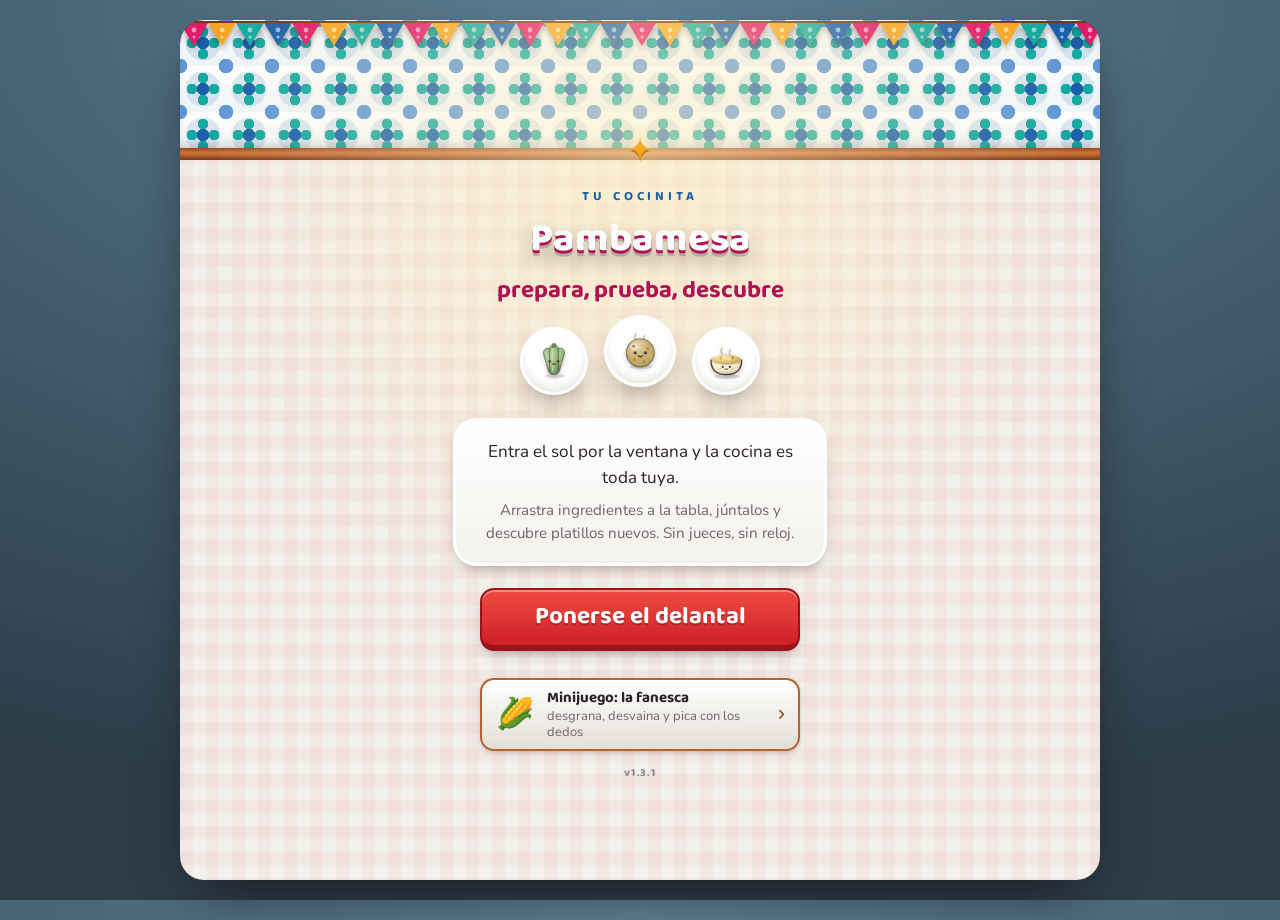
<file: index.html>
<!DOCTYPE html>
<html lang="es">
<head>
  <meta charset="UTF-8">
  <meta name="viewport" content="width=device-width, initial-scale=1.0, viewport-fit=cover, maximum-scale=1, user-scalable=no">
  <title>Pambamesa — tu cocinita</title>
  <meta name="description" content="Entra a tu cocina, arrastra los ingredientes que tienes y descubre platillos nuevos. Sin jueces, sin reloj: solo tú y el fuego.">
  <meta name="mobile-web-app-capable" content="yes">
  <meta name="apple-mobile-web-app-capable" content="yes">
  <meta name="apple-mobile-web-app-status-bar-style" content="black-translucent">
  <meta name="apple-mobile-web-app-title" content="Pambamesa">
  <meta name="theme-color" content="#1b5faa">
  <link rel="manifest" href="manifest.json">
  <link rel="apple-touch-icon" href="icon-180.png">
  <link rel="icon" type="image/svg+xml" href="icon.svg">
  <link rel="preconnect" href="https://fonts.googleapis.com">
  <link rel="preconnect" href="https://fonts.gstatic.com" crossorigin>
  <link href="https://fonts.googleapis.com/css2?family=Baloo+2:wght@500;600;700;800&family=Nunito:ital,wght@0,400;0,600;0,700;0,800;1,400&display=swap" rel="stylesheet">
  <link rel="stylesheet" href="design-system.css">
  <link rel="stylesheet" href="styles.css">
  <script type="importmap">
    { "imports": { "three": "./vendor/three.module.min.js", "three/addons/": "./vendor/addons/" } }
  </script>
</head>
<body>
<div id="stage">

  <!-- HUD: progreso del recetario y sucres -->
  <header id="hud" class="hud hidden">
    <span class="pill hud-count progress-count"></span>
    <div class="meter"><span class="meter-fill progress-fill"></span></div>
    <span class="pill pill--maiz hud-sucres">
      <span class="icono-sucre" aria-hidden="true">S</span><span class="hud-sucres-count">0</span>
    </span>
  </header>

  <!-- ================= Portada ================= -->
  <main id="screen-cover" class="screen screen--portada active">
    <span class="mundo-puesto" aria-hidden="true"></span>
    <div class="cover">
      <span class="cover-sun" aria-hidden="true"></span>
      <span class="cover-star" aria-hidden="true">✦</span>
      <p class="cover-over">tu cocinita</p>
      <h1 class="cover-title">Pambamesa</h1>
      <p class="cover-sub">prepara, prueba, descubre</p>
      <div class="cover-peek" aria-hidden="true">
        <span class="plate" data-icon="verde"></span>
        <span class="plate" data-icon="bolon"></span>
        <span class="plate" data-icon="tigrillo"></span>
      </div>
      <div class="panel cover-quote">
        <p>Entra el sol por la ventana y la cocina es toda tuya.</p>
        <p class="muted">Arrastra ingredientes a la tabla, júntalos y descubre platillos nuevos. Sin jueces, sin reloj.</p>
      </div>
      <button type="button" id="btn-abrir" class="btn btn--lg btn--block">Ponerse el delantal</button>
      <a class="cover-mini" href="fanesca/">
        <span class="cover-mini-ic" aria-hidden="true">🌽</span>
        <span>
          <b>Minijuego: la fanesca</b>
          desgrana, desvaina y pica con los dedos
        </span>
        <span class="cover-mini-flecha" aria-hidden="true">›</span>
      </a>
      <p class="version-tag" data-version></p>
    </div>
  </main>

  <!-- ================= Cocina: el mesón (a pantalla completa) ================= -->
  <main id="screen-taller" class="screen screen--cocina">
    <!-- el mesón 3D ocupa toda la pantalla: es el fondo, no un cuadro -->
    <div id="cocina3d" class="cocina3d hidden"></div>

    <!-- capa de mandos, flotando sobre la escena -->
    <div class="cocina-ui">
      <div id="estacion-fichas" class="estacion-fichas"></div>
      <span id="combo-indicador" class="pill pill--rosa combo-indicador hidden"></span>
      <div id="mesa-etiquetas" class="mesa-etiquetas hidden"></div>
      <div id="taller-action" class="taller-action"></div>
    </div>

    <!-- respaldo 2D para navegadores sin WebGL -->
    <div class="hoja hoja--cocina">
      <div id="fogon" class="fogon">
        <button type="button" id="slot-a" class="carta-slot" aria-label="Primer ingrediente"></button>
        <span class="fusion-plus" aria-hidden="true">+</span>
        <button type="button" id="slot-b" class="carta-slot" aria-label="Segundo ingrediente"></button>
      </div>
      <div id="en-preparacion" class="panel panel--sunken en-preparacion hidden"></div>
    </div>
  </main>

  <!-- ================= Recetario ================= -->
  <main id="screen-coleccion" class="screen screen--recetario">
    <span class="mundo-puesto" aria-hidden="true"></span>
    <div class="hoja">
      <header class="hoja-head">
        <div class="sign">
          <h2 class="sign-title">El recetario</h2>
          <p class="sign-sub"><span class="progress-count"></span> descubiertos</p>
        </div>
      </header>
      <div id="coleccion-body" class="scroll"></div>
    </div>
  </main>

  <!-- ================= Despensa ================= -->
  <main id="screen-feria" class="screen screen--despensa">
    <span class="mundo-puesto" aria-hidden="true"></span>
    <div class="hoja">
      <header class="hoja-head">
        <div class="sign">
          <h2 class="sign-title">La despensa</h2>
          <p class="sign-sub">cajas, mercado y antojos</p>
        </div>
      </header>

      <div class="scroll">
        <!-- La caja del mercado -->
        <section class="panel panel--rosa caja-box">
          <div class="caja-visual" aria-hidden="true"><span class="caja-sello">✦</span></div>
          <p class="caja-stash"><span class="sobre-count">0</span> caja(s) por abrir</p>
          <button type="button" id="feria-abrir-btn" class="btn btn--maiz btn--block">Abrir una caja</button>
          <p id="feria-timer" class="caja-timer"></p>
        </section>

        <!-- La canasta: lo que me llevo al mesón -->
        <section class="seccion">
          <p class="label">tu canasta <span id="canasta-cuenta" class="canasta-cuenta">0/8</span></p>
          <div class="panel panel--canasta seccion-panel">
            <p class="seccion-nota">Solo esto estará al alcance en el mesón. Toca para sacarlo.</p>
            <div id="canasta-grid" class="chip-grid"></div>
          </div>
        </section>

        <!-- Todo lo que tengo guardado -->
        <section class="seccion">
          <p class="label">en la despensa</p>
          <div class="panel panel--repisa seccion-panel">
            <p class="seccion-nota">Toca un ingrediente para llevarlo a la canasta.</p>
            <div id="despensa-grid" class="chip-grid"></div>
          </div>
        </section>

        <!-- El mercado -->
        <section class="seccion">
          <p class="label">el mercado</p>
          <div class="panel seccion-panel">
            <p class="seccion-nota">Cocinar te da sucres <span class="icono-sucre">S</span>. Cámbialos por lo que te falte.</p>
            <div id="mercado-semillas" class="mercado-grid"></div>
            <div class="seccion-acciones">
              <button type="button" id="mercado-sobre-btn" class="btn btn--peltre btn--sm">Caja · 20 <span class="icono-sucre">S</span></button>
              <button type="button" id="pregon-btn" class="btn btn--peltre btn--sm">📣 El pregón</button>
            </div>
            <p id="pregon-timer" class="seccion-nota"></p>
          </div>
        </section>

        <!-- Compartir -->
        <section class="seccion">
          <p class="label">invitar a probar</p>
          <div class="panel seccion-panel">
            <p class="seccion-nota">Regala un plato a alguien — a ti no te cuesta nada. Te quedan <span id="regalos-restantes" class="regalos-num">3</span> hoy.</p>
            <div id="regalos-grid" class="album-grid"></div>
          </div>
        </section>
      </div>
    </div>
  </main>

  <!-- Navegación -->
  <nav id="tabs" class="tabbar hidden">
    <button type="button" class="tab-btn" data-tab="taller"><span class="tab-ic" data-icon="mezclar"></span>Cocina</button>
    <button type="button" class="tab-btn" data-tab="coleccion"><span class="tab-ic" data-icon="cuaderno"></span>Recetario</button>
    <button type="button" class="tab-btn" data-tab="feria"><span class="tab-ic" data-icon="tab_mercado"></span>Despensa</button>
  </nav>

  <!-- Modal: revelación -->
  <div id="modal-reveal" class="modal reveal-modal" role="dialog" aria-modal="true">
    <div class="reveal-wrap">
      <div id="reveal-stage" class="reveal-stage">
        <span id="reveal-restantes" class="pill pill--maiz reveal-restantes hidden"></span>
        <div id="reveal-stack-3" class="carta back reveal-stack-layer hidden" aria-hidden="true"><div class="carta-textura"></div></div>
        <div id="reveal-stack-2" class="carta back reveal-stack-layer hidden" aria-hidden="true"><div class="carta-textura"></div></div>
        <div id="reveal-flip" class="carta-flip">
          <div class="carta-face carta-face-back">
            <div id="reveal-back" class="carta back"><div class="carta-textura"></div><span class="carta-interrogante">?</span></div>
          </div>
          <div class="carta-face carta-face-front">
            <div id="reveal-front" class="carta"></div>
          </div>
        </div>
      </div>
      <p id="reveal-hint" class="reveal-hint">↑ desliza para revelar</p>
      <p id="reveal-banner" class="reveal-banner"></p>
      <button type="button" id="reveal-ok" class="btn btn--lg btn--block">Revelar</button>
    </div>
  </div>

  <!-- Modal: detalle de una carta -->
  <div id="modal-detalle" class="modal" role="dialog" aria-modal="true">
    <div class="sheet">
      <div id="detalle-art" class="detalle-art"></div>
      <p id="detalle-rareza" class="sheet-eyebrow"></p>
      <h3 id="detalle-nombre" class="sheet-title"></h3>
      <p id="detalle-lore" class="sheet-body"></p>
      <div id="detalle-paso" class="detalle-paso hidden"></div>
      <button type="button" id="detalle-close" class="btn btn--peltre btn--block">Cerrar</button>
    </div>
  </div>

  <!-- Modal: pista -->
  <div id="modal-pista" class="modal" role="dialog" aria-modal="true">
    <div class="sheet">
      <div class="carta back rarity-hallazgo pista-carta" aria-hidden="true">
        <div class="carta-textura"></div><span class="carta-interrogante">?</span>
      </div>
      <p class="sheet-eyebrow">la cocina murmura…</p>
      <p id="pista-texto" class="pista-texto"></p>
      <button type="button" id="pista-close" class="btn btn--peltre btn--block">Cerrar</button>
    </div>
  </div>

  <!-- Modal: racha diaria -->
  <div id="modal-racha" class="modal" role="dialog" aria-modal="true">
    <div class="sheet">
      <span class="racha-ic" aria-hidden="true">🔥</span>
      <p class="sheet-eyebrow">volviste a la cocina</p>
      <h3 class="sheet-title">Racha de <span id="racha-dias">1</span> día(s)</h3>
      <p id="racha-recompensa" class="racha-recompensa"></p>
      <button type="button" id="racha-reclamar-btn" class="btn btn--maiz btn--block">Reclamar</button>
    </div>
  </div>

  <div id="banner" class="banner" role="status" aria-live="polite"></div>
  <div id="toast" class="toast" role="status" aria-live="polite"></div>

</div>
  <script src="version.js"></script>
  <script src="icons.js"></script>
  <script src="recetario.js"></script>
  <script type="module" src="escena3d.js"></script>
  <script src="app.js"></script>
  <script src="actualizador.js" data-sw="sw.js"></script>
</body>
</html>
</file>
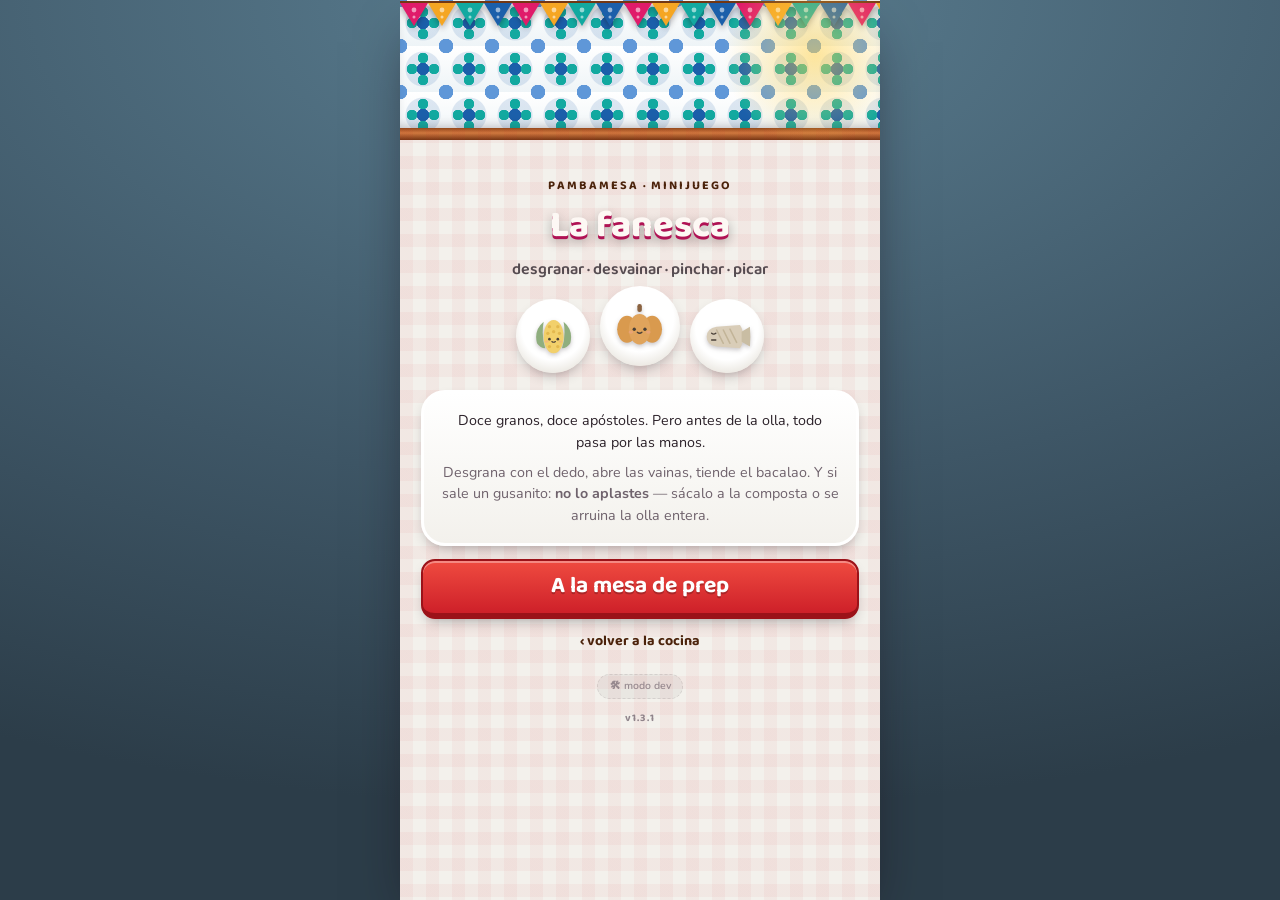
<file: fanesca/index.html>
<!DOCTYPE html>
<html lang="es">
<head>
  <meta charset="UTF-8">
  <meta name="viewport" content="width=device-width, initial-scale=1.0, viewport-fit=cover, maximum-scale=1, user-scalable=no">
  <title>La fanesca — Pambamesa</title>
  <meta name="description" content="Desgrana el choclo, desvaina las habas y corta el zapallo con los dedos. Prepara los doce granos de la fanesca… y cuidado con los gusanitos.">
  <meta name="mobile-web-app-capable" content="yes">
  <meta name="apple-mobile-web-app-capable" content="yes">
  <meta name="apple-mobile-web-app-status-bar-style" content="black-translucent">
  <meta name="apple-mobile-web-app-title" content="La fanesca">
  <meta name="theme-color" content="#1b5faa">
  <link rel="manifest" href="manifest.json">
  <link rel="apple-touch-icon" href="icon-180.png">
  <link rel="icon" type="image/svg+xml" href="icon.svg">
  <link rel="preconnect" href="https://fonts.googleapis.com">
  <link rel="preconnect" href="https://fonts.gstatic.com" crossorigin>
  <link href="https://fonts.googleapis.com/css2?family=Baloo+2:wght@500;600;700;800&family=Nunito:ital,wght@0,400;0,600;0,700;0,800;1,400&display=swap" rel="stylesheet">
  <!-- el mismo lenguaje visual del juego grande: tokens y componentes -->
  <link rel="stylesheet" href="../design-system.css">
  <link rel="stylesheet" href="fanesca.css">
  <script type="importmap">
    { "imports": { "three": "../vendor/three.module.min.js", "three/addons/": "../vendor/addons/" } }
  </script>
</head>
<body>
<div id="stage">

  <!-- ================= Portada ================= -->
  <main id="screen-portada" class="screen active">
    <span class="mundo-puesto" aria-hidden="true"></span>
    <div class="portada">
      <span class="portada-sol" aria-hidden="true"></span>
      <p class="portada-over">Pambamesa · minijuego</p>
      <h1 class="portada-title">La fanesca</h1>
      <p class="portada-sub">desgranar · desvainar · pinchar · picar</p>
      <div class="portada-peek" aria-hidden="true">
        <span class="plate" data-icon="maiz"></span>
        <span class="plate" data-icon="zapallo"></span>
        <span class="plate" data-icon="bacalao"></span>
      </div>
      <div class="panel portada-quote">
        <p>Doce granos, doce apóstoles. Pero antes de la olla, todo pasa por las manos.</p>
        <p class="muted">Desgrana con el dedo, abre las vainas, tiende el bacalao. Y si sale un gusanito: <b>no lo aplastes</b> — sácalo a la composta o se arruina la olla entera.</p>
      </div>
      <button type="button" id="btn-empezar" class="btn btn--lg btn--block">A la mesa de prep</button>
      <a class="portada-volver" href="../">‹ volver a la cocina</a>
      <button type="button" id="btn-dev" class="portada-dev">🛠 modo dev</button>
      <p class="version-tag" data-version></p>
    </div>
  </main>

  <!-- ================= La mesa de prep (mapa de ingredientes) ================= -->
  <main id="screen-mesa" class="screen">
    <span class="mundo-puesto" aria-hidden="true"></span>
    <div class="hoja">
      <header class="hoja-head">
        <div class="sign">
          <h2 class="sign-title">La mesa de prep</h2>
          <p class="sign-sub"><span id="mesa-progreso">0 / 5</span> ingredientes listos</p>
        </div>
        <button type="button" id="btn-cuaderno" class="cuaderno-acceso" aria-label="El cuaderno de la fanesca">
          <span aria-hidden="true">📖</span>
          <span class="cuaderno-acceso-txt">el cuaderno</span>
          <span id="cuaderno-nuevo" class="cuaderno-nuevo hidden" aria-hidden="true"></span>
        </button>
      </header>
      <div class="scroll">
        <div class="olla-estado panel panel--sunken">
          <div class="olla-visual" aria-hidden="true">
            <span class="olla-caldo"><span id="olla-nivel" class="olla-nivel"></span></span>
          </div>
          <div class="olla-txt">
            <p class="label">la olla grande</p>
            <p id="olla-frase" class="olla-frase">Todavía está el agua sola. Prepara un ingrediente.</p>
          </div>
        </div>
        <div id="mesa-lista" class="mesa-lista"></div>
        <a class="mesa-volver" href="../">‹ volver a la cocina de Pambamesa</a>
      </div>
    </div>
  </main>

  <!-- ================= El cuaderno: lo que el plato cuenta ================= -->
  <main id="screen-cuaderno" class="screen">
    <span class="mundo-puesto" aria-hidden="true"></span>
    <div class="hoja">
      <header class="hoja-head">
        <div class="sign">
          <h2 class="sign-title">El cuaderno</h2>
          <p class="sign-sub">de dónde sale esta olla</p>
        </div>
      </header>
      <div class="scroll">
        <p id="cuaderno-entradilla" class="cuaderno-entradilla"></p>
        <div id="cuaderno-capitulos"></div>
        <section class="panel panel--sunken cuaderno-fuentes">
          <p class="label">de dónde salió esto</p>
          <ul id="cuaderno-fuentes-lista"></ul>
        </section>
        <button type="button" id="cuaderno-volver" class="btn btn--peltre btn--block">Volver a la mesa</button>
      </div>
    </div>
  </main>

  <!-- ================= El nivel: el mesón 3D ================= -->
  <main id="screen-juego" class="screen">
    <div id="escena" class="escena"></div>
    <div id="destello" class="destello" aria-hidden="true"></div>

    <header id="juego-hud" class="juego-hud">
      <button type="button" id="btn-salir" class="hud-salir" aria-label="Volver a la mesa">‹</button>
      <div class="hud-centro">
        <p id="hud-tarea" class="hud-tarea">Desgranar el choclo</p>
        <div class="meter"><span id="hud-barra" class="meter-fill"></span></div>
      </div>
      <span id="hud-tiempo" class="pill hud-tiempo">0.0s</span>
    </header>

    <p id="hud-alerta" class="hud-alerta" role="status" aria-live="polite"></p>
    <div id="voz" class="voz" role="status" aria-live="polite">
      <p id="voz-texto" class="voz-texto"></p>
      <p id="voz-quien" class="voz-quien"></p>
    </div>
    <div id="juego-controles" class="juego-controles"></div>
    <p id="juego-pista" class="juego-pista"></p>
  </main>

  <!-- ================= Modal: cómo se hace ================= -->
  <div id="modal-brief" class="modal" role="dialog" aria-modal="true">
    <div class="sheet">
      <div id="brief-art" class="brief-art"></div>
      <p id="brief-tarea" class="sheet-eyebrow"></p>
      <h3 id="brief-nombre" class="sheet-title"></h3>
      <p id="brief-gesto" class="sheet-body"></p>
      <p id="brief-bicho" class="brief-bicho"></p>
      <p id="brief-nota" class="brief-nota"></p>
      <p id="brief-mejor" class="brief-mejor"></p>
      <button type="button" id="brief-ok" class="btn btn--lg btn--block">¡Manos a la obra!</button>
      <button type="button" id="brief-cancelar" class="btn btn--peltre btn--sm btn--block">Ahora no</button>
    </div>
  </div>

  <!-- ================= Modal: listo ================= -->
  <div id="modal-listo" class="modal" role="dialog" aria-modal="true">
    <div class="sheet">
      <p class="sheet-eyebrow">a la olla</p>
      <h3 id="listo-nombre" class="sheet-title"></h3>
      <div id="listo-cucharas" class="cucharas" aria-hidden="true"></div>
      <p id="listo-tiempo" class="listo-tiempo"></p>
      <p id="listo-mejor" class="listo-mejor"></p>
      <section id="listo-tarjeta" class="tarjeta">
        <p class="label">lo que llevas a la olla</p>
        <h4 id="tarjeta-titulo" class="tarjeta-titulo"></h4>
        <p id="tarjeta-texto" class="tarjeta-texto"></p>
        <blockquote id="tarjeta-cita" class="tarjeta-cita hidden">
          <p id="tarjeta-cita-texto"></p>
          <footer id="tarjeta-cita-quien"></footer>
        </blockquote>
      </section>
      <button type="button" id="listo-seguir" class="btn btn--nopal btn--lg btn--block">Siguiente ingrediente</button>
      <button type="button" id="listo-repetir" class="btn btn--peltre btn--sm btn--block">Repetirlo más rápido</button>
    </div>
  </div>

  <!-- ================= Modal: se arruinó ================= -->
  <div id="modal-arruinado" class="modal" role="dialog" aria-modal="true">
    <div class="sheet sheet--mal">
      <span class="arruinado-ic" aria-hidden="true">🪱</span>
      <p class="sheet-eyebrow">se arruinó la olla</p>
      <h3 id="arruinado-titulo" class="sheet-title">Un gusanito en la fanesca</h3>
      <p id="arruinado-motivo" class="sheet-body"></p>
      <button type="button" id="arruinado-reintentar" class="btn btn--lg btn--block">Empezar de nuevo</button>
      <button type="button" id="arruinado-salir" class="btn btn--peltre btn--sm btn--block">Dejarlo por hoy</button>
    </div>
  </div>

  <!-- ================= Modal: la fanesca servida ================= -->
  <div id="modal-final" class="modal" role="dialog" aria-modal="true">
    <div class="sheet">
      <div class="final-art" data-icon="fanesca"></div>
      <p class="sheet-eyebrow">jueves santo</p>
      <h3 class="sheet-title">¡La fanesca está servida!</h3>
      <p class="sheet-body">Todo lo que va adentro pasó por tus manos: grano por grano, vaina por vaina. Ahora sí, que hierva despacio.</p>
      <p id="final-cierre" class="final-cierre"></p>
      <blockquote id="final-voz" class="final-voz"></blockquote>
      <p id="final-total" class="final-total"></p>
      <button type="button" id="final-cuaderno" class="btn btn--peltre btn--sm btn--block">Leer el cuaderno</button>
      <button type="button" id="final-ok" class="btn btn--maiz btn--lg btn--block">Servir</button>
    </div>
  </div>

  <div id="toast" class="toast" role="status" aria-live="polite"></div>
</div>

  <script src="../version.js"></script>
  <script src="../icons.js"></script>
  <script type="module" src="main.js"></script>
  <script src="../actualizador.js" data-sw="../sw.js"></script>
</body>
</html>
</file>
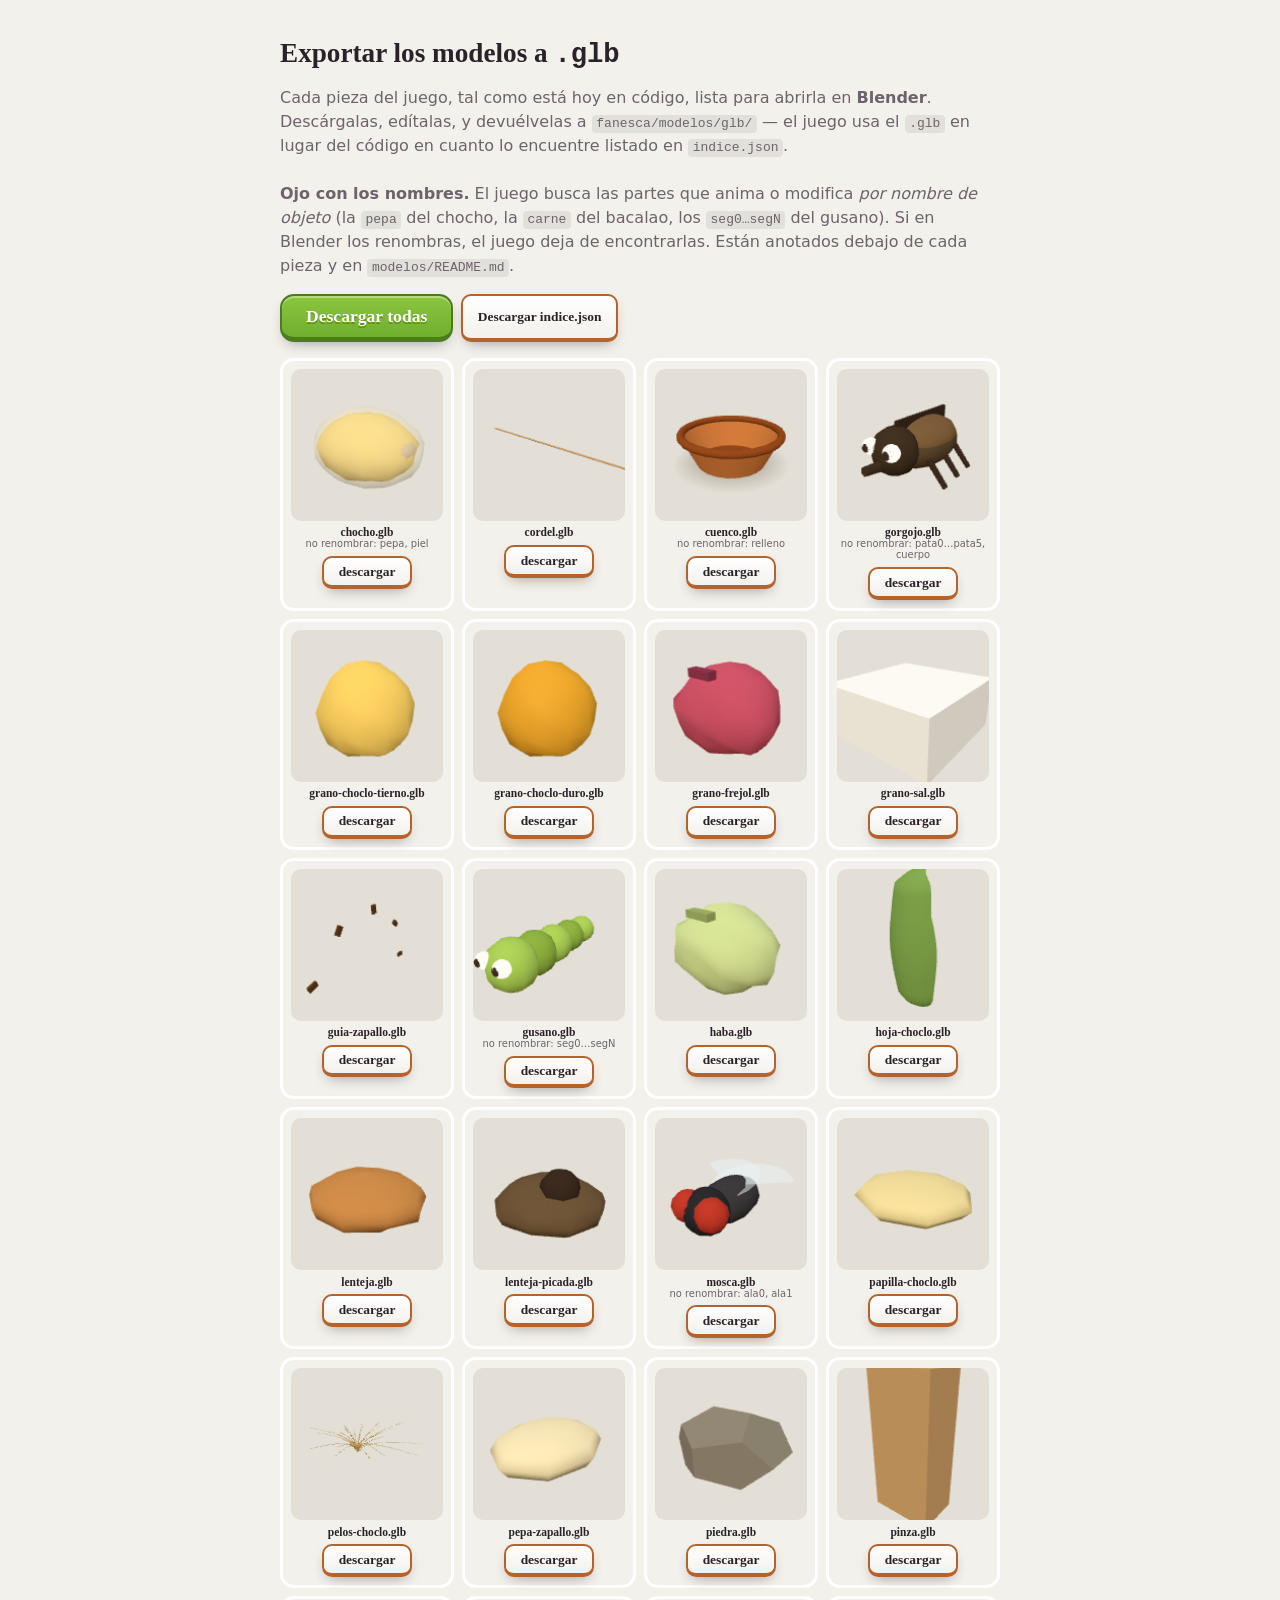
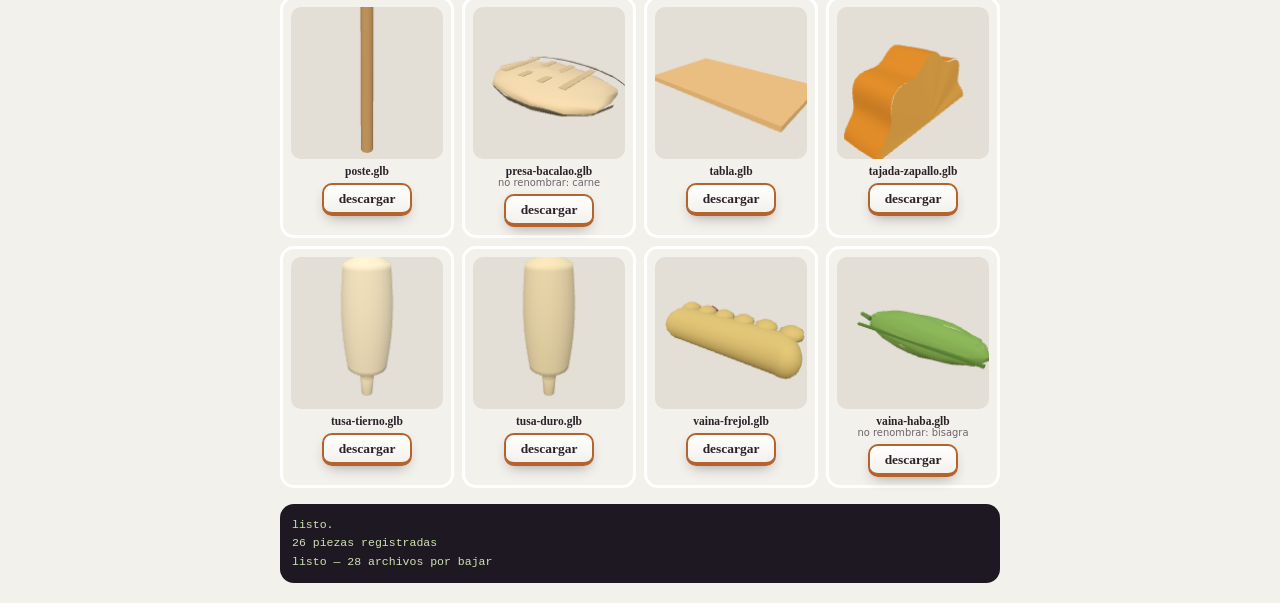
<file: fanesca/herramientas/exportar-glb.html>
<!DOCTYPE html>
<html lang="es">
<head>
<meta charset="UTF-8">
<meta name="viewport" content="width=device-width, initial-scale=1.0">
<title>Exportar los modelos a .glb — La fanesca</title>
<link rel="stylesheet" href="../../design-system.css">
<style>
  body { font-family: var(--font-text); background: var(--peltre-200); color: var(--text); margin: 0; padding: var(--sp-5); }
  .caja { max-width: 720px; margin: 0 auto; }
  h1 { font-family: var(--font-display); font-size: var(--t-2xl); margin-bottom: var(--sp-2); }
  .lede { color: var(--text-muted); line-height: var(--lead); margin-bottom: var(--sp-4); }
  .lede code { background: rgba(0,0,0,.07); padding: .1em .35em; border-radius: 4px; }
  .fila { display: flex; gap: var(--sp-2); flex-wrap: wrap; margin-bottom: var(--sp-4); }
  #lista { display: grid; grid-template-columns: repeat(auto-fill, minmax(150px, 1fr)); gap: var(--sp-2); }
  .pieza {
    background: var(--surface); border: var(--ring); border-radius: var(--r-md);
    padding: var(--sp-2); text-align: center;
  }
  .pieza canvas { width: 100%; aspect-ratio: 1; border-radius: var(--r-sm); background: var(--peltre-300); display: block; }
  .pieza b { display: block; font-family: var(--font-display); font-size: var(--t-xs); margin-top: .35rem; word-break: break-all; }
  .pieza small { display: block; color: var(--text-muted); font-size: var(--t-2xs); }
  #log {
    margin-top: var(--sp-4); padding: var(--sp-3); border-radius: var(--r-md);
    background: var(--pizarra-700); color: #cfe3b0;
    font-family: ui-monospace, monospace; font-size: var(--t-xs); line-height: 1.6;
    white-space: pre-wrap; max-height: 240px; overflow: auto;
  }
</style>
<script type="importmap">
  { "imports": { "three": "../../vendor/three.module.min.js", "three/addons/": "../../vendor/addons/" } }
</script>
</head>
<body>
<div class="caja">
  <h1>Exportar los modelos a <code>.glb</code></h1>
  <p class="lede">
    Cada pieza del juego, tal como está hoy en código, lista para abrirla en
    <b>Blender</b>. Descárgalas, edítalas, y devuélvelas a
    <code>fanesca/modelos/glb/</code> — el juego usa el <code>.glb</code> en
    lugar del código en cuanto lo encuentre listado en <code>indice.json</code>.
    <br><br>
    <b>Ojo con los nombres.</b> El juego busca las partes que anima o modifica
    <em>por nombre de objeto</em> (la <code>pepa</code> del chocho, la
    <code>carne</code> del bacalao, los <code>seg0…segN</code> del gusano). Si
    en Blender los renombras, el juego deja de encontrarlas. Están anotados
    debajo de cada pieza y en <code>modelos/README.md</code>.
  </p>

  <div class="fila">
    <button type="button" id="todo" class="btn btn--nopal">Descargar todas</button>
    <button type="button" id="indice" class="btn btn--peltre btn--sm">Descargar indice.json</button>
  </div>

  <div id="lista"></div>
  <div id="log">listo.</div>
</div>

<script type="module">
import * as THREE from 'three';
import { GLTFExporter } from 'three/addons/exporters/GLTFExporter.js';
import { pieza, registradas } from '../modelos/index.js';

const log = (m) => { const l = document.getElementById('log'); l.textContent += '\n' + m; l.scrollTop = l.scrollHeight; };

/* Algunas piezas se piden con opciones (el grano de choclo tiene dos
   madureces). Se exporta una variante por cada una que valga la pena
   editar aparte; el resto sale con sus opciones por defecto. */
const VARIANTES = {
  'grano-choclo': [
    { sufijo: '-tierno', opts: { madurez: 'tierno' } },
    { sufijo: '-duro', opts: { madurez: 'duro' } },
  ],
  'tusa': [
    { sufijo: '-tierno', opts: { madurez: 'tierno' } },
    { sufijo: '-duro', opts: { madurez: 'duro' } },
  ],
};

/* qué partes nombradas busca el juego en cada pieza: se muestran
   debajo del preview para que nadie las renombre por accidente */
const CLAVES = {
  'gusano': 'seg0…segN',
  'gorgojo': 'pata0…pata5, cuerpo',
  'mosca': 'ala0, ala1',
  'chocho': 'pepa, piel',
  'presa-bacalao': 'carne',
  'vaina-haba': 'bisagra',
  'cuenco': 'relleno',
};

const exportador = new GLTFExporter();
const generados = [];

function bajar(nombre, buffer) {
  const url = URL.createObjectURL(new Blob([buffer], { type: 'model/gltf-binary' }));
  const a = document.createElement('a');
  a.href = url; a.download = nombre;
  document.body.appendChild(a); a.click(); a.remove();
  setTimeout(() => URL.revokeObjectURL(url), 4000);
}

function aGLB(obj) {
  return new Promise((listo, falla) => {
    /* la escena tiene que ser una raíz limpia: si exportáramos el
       objeto con la transformación que le puso el nivel, en Blender
       aparecería desplazado y rotado sin razón */
    const escena = new THREE.Scene();
    const copia = obj.clone(true);
    copia.position.set(0, 0, 0);
    copia.rotation.set(0, 0, 0);
    copia.scale.set(1, 1, 1);
    escena.add(copia);
    exportador.parse(escena, listo, falla, { binary: true });
  });
}

/* Una miniatura de cada pieza, para saber qué se está bajando.
   UN SOLO renderer para todas y se copia el resultado a cada lienzo
   2D: el navegador solo aguanta ~16 contextos WebGL vivos, y con una
   pieza por contexto los primeros se apagaban solos y quedaban en
   blanco justo cuando terminabas de cargar la página. */
let rend = null;
function preview(lienzo, obj) {
  if (!rend) {
    rend = new THREE.WebGLRenderer({ antialias: true, alpha: true });
    rend.setSize(150, 150, false);
    rend.outputColorSpace = THREE.SRGBColorSpace;
  }
  const esc = new THREE.Scene();
  const copia = obj.clone(true);
  esc.add(copia);
  esc.add(new THREE.HemisphereLight('#ffffff', '#8a7a5a', 2.2));
  const luz = new THREE.DirectionalLight('#fff2d8', 1.6);
  luz.position.set(2, 3, 4);
  esc.add(luz);

  /* encuadre automático: cada pieza tiene su tamaño */
  const caja = new THREE.Box3().setFromObject(copia);
  const centro = caja.getCenter(new THREE.Vector3());
  const tam = caja.getSize(new THREE.Vector3()).length() || 1;
  const cam = new THREE.PerspectiveCamera(40, 1, 0.001, 100);
  cam.position.set(centro.x + tam * 0.7, centro.y + tam * 0.5, centro.z + tam * 0.9);
  cam.lookAt(centro);
  rend.render(esc, cam);
  /* del contexto compartido al lienzo de esta pieza */
  lienzo.getContext('2d').drawImage(rend.domElement, 0, 0);
}

async function construir() {
  const lista = document.getElementById('lista');
  const ids = registradas();
  log(`${ids.length} piezas registradas`);

  for (const id of ids) {
    const vars = VARIANTES[id] || [{ sufijo: '', opts: {} }];
    for (const v of vars) {
      const nombre = id + v.sufijo;
      const obj = pieza(id, THREE, v.opts);
      generados.push({ nombre, obj });

      const div = document.createElement('div');
      div.className = 'pieza';
      const cv = document.createElement('canvas');
      cv.width = cv.height = 150;
      div.appendChild(cv);
      const b = document.createElement('b');
      b.textContent = nombre + '.glb';
      div.appendChild(b);
      if (CLAVES[id]) {
        const s = document.createElement('small');
        s.textContent = 'no renombrar: ' + CLAVES[id];
        div.appendChild(s);
      }
      const btn = document.createElement('button');
      btn.type = 'button';
      btn.className = 'btn btn--peltre btn--sm';
      btn.style.marginTop = '.4rem';
      btn.textContent = 'descargar';
      btn.addEventListener('click', async () => {
        bajar(nombre + '.glb', await aGLB(obj));
        log('↓ ' + nombre + '.glb');
      });
      div.appendChild(btn);
      lista.appendChild(div);

      try { preview(cv, obj); } catch (e) { log('preview falló en ' + nombre + ': ' + e.message); }
    }
  }
  log('listo — ' + generados.length + ' archivos por bajar');
}

document.getElementById('todo').addEventListener('click', async () => {
  for (const g of generados) {
    bajar(g.nombre + '.glb', await aGLB(g.obj));
    log('↓ ' + g.nombre + '.glb');
    await new Promise(r => setTimeout(r, 220));   /* el navegador se atora si van todas de golpe */
  }
  log('todas listas. Ponlas en fanesca/modelos/glb/');
});

document.getElementById('indice').addEventListener('click', () => {
  const json = JSON.stringify(generados.map(g => g.nombre), null, 2);
  const url = URL.createObjectURL(new Blob([json], { type: 'application/json' }));
  const a = document.createElement('a');
  a.href = url; a.download = 'indice.json';
  document.body.appendChild(a); a.click(); a.remove();
  log('↓ indice.json');
});

/* para poder generarlas sin navegador (Playwright, guiones) */
window.Exportador = {
  lista: () => generados.map(g => g.nombre),
  glb: async (nombre) => {
    const g = generados.find(x => x.nombre === nombre);
    if (!g) throw new Error('no existe: ' + nombre);
    const buf = await aGLB(g.obj);
    return Array.from(new Uint8Array(buf));
  },
};

construir();
</script>
</body>
</html>
</file>
<file: design-system.css>
/* ============================================================
   PAMBAMESA — design-system.css
   El lenguaje visual del juego, en dos capas:

   1. TOKENS      — la única fuente de verdad: color, elevación,
                    radios, espaciado, tipografía, movimiento, capas.
   2. COMPONENTES — piezas reusables construidas SOLO con tokens.

   La paleta es de comida popular latinoamericana: azulejo de
   talavera, rosa mexicano, amarillo cempasúchil, verde nopal,
   rojo guajillo y blanco de peltre. Nada de crema de cuaderno:
   los fondos son cal blanca y madera pintada de puesto de mercado.
   ============================================================ */

:root {
  /* ==========================================================
     1. TOKENS
     ========================================================== */

  /* --- Rampas del barrio --- */
  /* talavera: el azul cobalto del azulejo pintado */
  --talavera-200: #a9c9ec;
  --talavera-300: #5f97d8;
  --talavera-500: #1b5faa;
  --talavera-700: #123f74;

  /* jade: el verde agua de la loza y los toldos */
  --jade-200: #8fe0d6;
  --jade-300: #3fc7bc;
  --jade-400: #12a9a0;
  --jade-600: #0a7a74;

  /* rosa mexicano: el color de la fiesta, del papel picado */
  --rosa-300: #ff77ab;
  --rosa-400: #f53d8a;
  --rosa-500: #e01b6a;
  --rosa-600: #b01254;
  --rosa-700: #7d0a3b;

  /* chile guajillo: la salsa, las llamadas a la acción */
  --chile-400: #ef4b40;
  --chile-500: #ce2029;
  --chile-600: #9b1219;

  /* cempasúchil: el amarillo del maíz y de las monedas */
  --maiz-300: #ffc93c;
  --maiz-400: #f5a623;
  --maiz-600: #c07610;
  --maiz-800: #6f4308;

  /* nopal: el verde del limón y del cilantro */
  --nopal-300: #a8d95a;
  --nopal-400: #8cc63f;
  --nopal-500: #6fae2e;
  --nopal-600: #4c7c1f;

  /* madera pintada del puesto de mercado */
  --madera-200: #e8a469;
  --madera-300: #d07c3f;
  --madera-400: #b4632c;
  --madera-500: #93491c;
  --madera-600: #723713;
  --madera-700: #4b230b;

  /* peltre: el blanco esmaltado de los platos y la cal de la pared */
  --peltre-100: #ffffff;
  --peltre-200: #f3f1ec;
  --peltre-300: #e3dfd6;
  --peltre-400: #cbc5b8;

  /* pizarra: el menú escrito con gis */
  --pizarra-500: #2f2733;
  --pizarra-700: #1d1822;

  /* metal: los utensilios */
  --metal-400: #9aa3ae;
  --metal-600: #6c7683;

  /* tinta */
  --tinta-900: #2b2129;
  --tinta-600: #6f626c;
  --tinta-invert: #fdf8f4;

  /* --- Roles semánticos (lo que usan los componentes) --- */
  --surface:        var(--peltre-200);
  --surface-raised: var(--peltre-100);
  --surface-sunken: var(--peltre-300);
  --text:           var(--tinta-900);
  --text-muted:     var(--tinta-600);
  --text-invert:    var(--tinta-invert);
  --accent:         var(--rosa-500);
  --accent-ink:     var(--rosa-700);
  --hairline:        rgba(43, 33, 41, .16);
  --hairline-strong: rgba(43, 33, 41, .3);

  /* rareza (mismo lenguaje en cartas, chips y bordes) */
  --rarity-semilla:   var(--madera-400);
  --rarity-semilla-d: var(--madera-600);
  --rarity-hallazgo:   var(--nopal-500);
  --rarity-hallazgo-d: var(--nopal-600);
  --rarity-receta:   var(--maiz-400);
  --rarity-receta-d: var(--maiz-600);
  --rarity-tool:   var(--metal-400);
  --rarity-tool-d: var(--metal-600);

  /* --- Espaciado (escala 4pt) --- */
  --sp-1: .25rem;  --sp-2: .5rem;   --sp-3: .75rem;  --sp-4: 1rem;
  --sp-5: 1.25rem; --sp-6: 1.5rem;  --sp-8: 2rem;    --sp-10: 2.5rem;

  /* --- Radios --- */
  --r-sm: 10px; --r-md: 14px; --r-lg: 18px; --r-xl: 24px; --r-pill: 999px;

  /* --- Elevación --- */
  --e-1: 0 2px 6px -2px rgba(43,33,41,.35);
  --e-2: 0 6px 14px -6px rgba(43,33,41,.45);
  --e-3: 0 14px 30px -12px rgba(43,33,41,.55);
  --e-4: 0 24px 54px -18px rgba(20,12,18,.7);
  --gloss: inset 0 2px 0 rgba(255,255,255,.35);
  --inset: inset 0 2px 6px rgba(43,33,41,.28);
  --ring: 3px solid var(--peltre-100);

  /* --- Patrones del barrio --- */
  /* azulejo de talavera: flor de cuatro pétalos sobre loza blanca */
  --patron-talavera:
    radial-gradient(circle at 50% 50%, var(--talavera-500) 0 6px, transparent 6.5px),
    radial-gradient(circle at 50% 26%, var(--jade-400) 0 5px, transparent 5.5px),
    radial-gradient(circle at 50% 74%, var(--jade-400) 0 5px, transparent 5.5px),
    radial-gradient(circle at 26% 50%, var(--jade-400) 0 5px, transparent 5.5px),
    radial-gradient(circle at 74% 50%, var(--jade-400) 0 5px, transparent 5.5px),
    radial-gradient(circle at 50% 50%, rgba(27,95,170,.14) 0 17px, transparent 18px),
    radial-gradient(circle at 0 0, var(--talavera-300) 0 7px, transparent 7.5px),
    radial-gradient(circle at 100% 0, var(--talavera-300) 0 7px, transparent 7.5px),
    radial-gradient(circle at 0 100%, var(--talavera-300) 0 7px, transparent 7.5px),
    radial-gradient(circle at 100% 100%, var(--talavera-300) 0 7px, transparent 7.5px),
    linear-gradient(180deg, #fff, #eef4f7);
  --patron-talavera-size: 46px 46px;

  /* papel picado: la guirnalda de la fiesta */
  --papel-picado: url("data:image/svg+xml,%3Csvg xmlns='http://www.w3.org/2000/svg' width='112' height='30'%3E%3Cpath d='M0 2h112' stroke='%23723713' stroke-width='2'/%3E%3Cpath d='M0 3h28L14 26z' fill='%23e01b6a'/%3E%3Cpath d='M28 3h28L42 26z' fill='%23f5a623'/%3E%3Cpath d='M56 3h28L70 26z' fill='%2312a9a0'/%3E%3Cpath d='M84 3h28L98 26z' fill='%231b5faa'/%3E%3Cg fill='%23ffffff' fill-opacity='.55'%3E%3Ccircle cx='14' cy='10' r='2.4'/%3E%3Ccircle cx='42' cy='10' r='2.4'/%3E%3Ccircle cx='70' cy='10' r='2.4'/%3E%3Ccircle cx='98' cy='10' r='2.4'/%3E%3Ccircle cx='14' cy='17' r='1.5'/%3E%3Ccircle cx='42' cy='17' r='1.5'/%3E%3Ccircle cx='70' cy='17' r='1.5'/%3E%3Ccircle cx='98' cy='17' r='1.5'/%3E%3C/g%3E%3C/svg%3E");

  /* mantel de hule: cuadros de fonda */
  --patron-mantel:
    repeating-linear-gradient(90deg, rgba(206,32,41,.045) 0 13px, transparent 13px 26px),
    repeating-linear-gradient(180deg, rgba(206,32,41,.045) 0 13px, transparent 13px 26px);

  /* --- Tipografía --- */
  --font-display: 'Baloo 2', 'Comic Sans MS', cursive;
  --font-text:    'Nunito', 'Segoe UI', system-ui, sans-serif;
  --t-2xs: .62rem; --t-xs: .72rem; --t-sm: .84rem; --t-md: .95rem;
  --t-lg: 1.1rem;  --t-xl: 1.35rem; --t-2xl: 1.7rem; --t-3xl: 2.2rem;
  --lead-tight: 1.15; --lead: 1.5;
  --track-caps: .16em;

  /* --- Movimiento --- */
  --dur-fast: .12s; --dur: .22s; --dur-slow: .4s;
  --ease-out: cubic-bezier(.2, .85, .3, 1);
  --ease-pop: cubic-bezier(.3, 1.6, .4, 1);

  /* --- Capas --- */
  --z-scene: 1; --z-hud: 50; --z-nav: 55; --z-banner: 80; --z-modal: 90; --z-toast: 95;

  /* --- Medidas del marco --- */
  --frame: 480px;
  /* 78px es el alto de contenido (deja libre la guirnalda de papel
     picado); el safe-area-inset-top se SUMA aparte, nunca lo
     reemplaza — si no, en un iPhone con notch/Dynamic Island la
     cabecera queda debajo del reloj/cámara en vez de debajo de ella. */
  --hud-h: calc(78px + env(safe-area-inset-top));
  --nav-h: 66px;
}

/* ---------- Sin zoom por doble toque ----------
   Al tocar rápido el mismo botón, el navegador del teléfono lo
   leía como doble toque y acercaba la página, y el jugador no
   sabía cómo volver. manipulation quita ese zoom pero deja el
   zoom con dos dedos (accesibilidad: nada de user-scalable=no).
   :where() tiene especificidad cero: cualquier regla que ya pida
   touch-action: none (el lienzo 3D, la carta que se gira) gana. */
:where(*) { touch-action: manipulation; }

/* ============================================================
   2. COMPONENTES
   ============================================================ */

/* ---------- Botón ----------
   La "cara" y el "canto" se pasan por custom props: cambiar de
   variante es cambiar dos tokens, no reescribir sombras. */
.btn {
  --btn-face: var(--chile-500);
  --btn-face-hi: var(--chile-400);
  --btn-edge: var(--chile-600);
  --btn-ink: #fff;
  --btn-lip: 5px;

  position: relative;
  display: inline-flex; align-items: center; justify-content: center; gap: var(--sp-2);
  padding: .72rem 1.5rem;
  font-family: var(--font-display); font-size: var(--t-lg); font-weight: 700; line-height: 1;
  color: var(--btn-ink);
  background: linear-gradient(180deg, var(--btn-face-hi), var(--btn-face));
  border: 2.5px solid var(--btn-edge);
  border-bottom-width: var(--btn-lip);
  border-radius: var(--r-md);
  box-shadow: var(--gloss), var(--e-2);
  text-shadow: 0 1.5px 0 rgba(0,0,0,.22);
  transition: transform var(--dur-fast) var(--ease-out),
              border-bottom-width var(--dur-fast) var(--ease-out),
              filter var(--dur-fast) var(--ease-out);
}
.btn:active { transform: translateY(calc(var(--btn-lip) - 2.5px)); border-bottom-width: 2.5px; box-shadow: var(--inset); }
.btn:disabled { filter: grayscale(.7) brightness(.94); cursor: default; }
.btn:disabled:active { transform: none; border-bottom-width: var(--btn-lip); box-shadow: var(--gloss), var(--e-2); }

.btn--rosa   { --btn-face: var(--rosa-500);   --btn-face-hi: var(--rosa-400);   --btn-edge: var(--rosa-700); }
.btn--jade   { --btn-face: var(--jade-400);   --btn-face-hi: var(--jade-300);   --btn-edge: var(--jade-600); }
.btn--nopal  { --btn-face: var(--nopal-500);  --btn-face-hi: var(--nopal-400);  --btn-edge: var(--nopal-600); }
.btn--maiz   { --btn-face: var(--maiz-400);   --btn-face-hi: var(--maiz-300);   --btn-edge: var(--maiz-600); --btn-ink: var(--maiz-800); text-shadow: 0 1.5px 0 rgba(255,255,255,.4); }
.btn--peltre { --btn-face: var(--peltre-200); --btn-face-hi: var(--peltre-100); --btn-edge: var(--madera-400); --btn-ink: var(--text); text-shadow: none; }
.btn--madera { --btn-face: var(--madera-400); --btn-face-hi: var(--madera-300); --btn-edge: var(--madera-600); }

.btn--sm    { padding: .42rem .9rem; font-size: var(--t-sm); --btn-lip: 4px; border-radius: var(--r-sm); }
.btn--lg    { padding: .85rem 1.6rem; font-size: var(--t-xl); --btn-lip: 6px; }
.btn--block { display: flex; width: 100%; }

/* ---------- Panel ---------- */
.panel {
  --panel-face: var(--surface-raised);
  --panel-face-2: var(--surface);
  position: relative;
  background: linear-gradient(180deg, var(--panel-face), var(--panel-face-2));
  border: var(--ring);
  border-radius: var(--r-xl);
  box-shadow: var(--e-2);
  padding: var(--sp-4);
}
.panel--rosa   { --panel-face: var(--rosa-400); --panel-face-2: var(--rosa-600); color: var(--text-invert); }
.panel--jade   { --panel-face: var(--jade-300); --panel-face-2: var(--jade-600); color: var(--text-invert); }
.panel--madera { --panel-face: var(--madera-300); --panel-face-2: var(--madera-500); color: var(--text-invert); }
.panel--sunken {
  background: rgba(43,33,41,.06);
  border: 2px dashed var(--hairline);
  box-shadow: none;
}
.panel--flat { box-shadow: var(--e-1); border-width: 2px; }

/* ---------- Rótulo: la pizarra del menú, en su marco de madera ---------- */
.sign {
  position: relative;
  display: flex; flex-direction: column; align-items: center;
  padding: var(--sp-3) var(--sp-6);
  background:
    linear-gradient(180deg, rgba(255,255,255,.07), transparent 40%),
    linear-gradient(180deg, var(--pizarra-500), var(--pizarra-700));
  border: 5px solid var(--madera-400);
  border-radius: var(--r-lg);
  box-shadow: inset 0 0 0 2px rgba(255,255,255,.08), var(--e-3);
  text-align: center;
}
/* tornillos de latón en las esquinas del marco */
.sign::before, .sign::after {
  content: ''; position: absolute; top: .3rem; width: .45rem; height: .45rem;
  background: radial-gradient(circle at 35% 32%, var(--maiz-300), var(--maiz-600));
  border-radius: 50%;
  box-shadow: 0 1px 2px rgba(0,0,0,.45);
}
.sign::before { left: .35rem; }
.sign::after  { right: .35rem; }
.sign-title {
  font-family: var(--font-display); font-size: var(--t-2xl); font-weight: 800; line-height: 1.05;
  color: #fff;
  text-shadow: 0 0 12px rgba(255,255,255,.28);
}
.sign-sub {
  font-family: var(--font-text); font-size: var(--t-sm); font-weight: 600;
  color: var(--maiz-300);
}

/* ---------- Rótulo pequeño de sección ---------- */
.label {
  display: inline-flex; align-items: center; gap: var(--sp-2);
  font-family: var(--font-display); font-size: var(--t-xs); font-weight: 700;
  letter-spacing: var(--track-caps); text-transform: uppercase;
  color: var(--accent-ink);
}
.label::before, .label::after { content: '✦'; font-size: .6em; color: var(--maiz-400); letter-spacing: 0; }

/* ---------- Plato de peltre: el marco de todo icono ---------- */
.plate {
  display: flex; align-items: center; justify-content: center;
  aspect-ratio: 1;
  background: radial-gradient(circle at 50% 40%, #fff 0%, #fff 54%, var(--peltre-300) 88%);
  border-radius: 50%;
  box-shadow: inset 0 0 0 2px rgba(43,33,41,.05), inset 0 -3px 8px rgba(43,33,41,.08);
}
/* el margen del plato se da con el ancho del icono, NO con padding en %:
   un padding porcentual se mide contra el contenedor padre y puede
   comerse el plato entero. height:auto + aspect-ratio evita el 0px. */
.plate > svg { width: 72%; height: auto; aspect-ratio: 1; filter: drop-shadow(0 2px 2px rgba(43,33,41,.25)); }

/* ---------- Badge ---------- */
.badge {
  --badge-face: var(--chile-500);
  --badge-edge: var(--chile-600);
  display: inline-flex; align-items: center; justify-content: center;
  min-width: 1.35rem; height: 1.35rem; padding: 0 .28rem;
  font-family: var(--font-display); font-size: var(--t-2xs); font-weight: 800; line-height: 1;
  color: #fff;
  background: linear-gradient(180deg, var(--badge-face), var(--badge-edge));
  border: 2px solid var(--peltre-100);
  border-radius: var(--r-pill);
  box-shadow: var(--e-1);
}
.badge--metal { --badge-face: var(--metal-400); --badge-edge: var(--metal-600); }
.badge--maiz  { --badge-face: var(--maiz-300);  --badge-edge: var(--maiz-600); color: var(--maiz-800); }
.badge--nopal { --badge-face: var(--nopal-500); --badge-edge: var(--nopal-600); }

/* ---------- Pill ---------- */
.pill {
  display: inline-flex; align-items: center; gap: .3rem;
  padding: .16rem .7rem;
  font-family: var(--font-display); font-size: var(--t-sm); font-weight: 700; line-height: 1.3;
  color: var(--text);
  background: var(--peltre-100);
  border: 2px solid var(--hairline);
  border-radius: var(--r-pill);
  box-shadow: var(--e-1);
  white-space: nowrap;
}
.pill--dark { color: var(--text-invert); background: rgba(29,24,34,.82); border-color: rgba(255,255,255,.4); }
.pill--maiz { color: var(--maiz-800); background: linear-gradient(180deg, var(--maiz-300), var(--maiz-400)); border-color: var(--maiz-600); }
.pill--rosa { color: #fff; background: linear-gradient(180deg, var(--rosa-400), var(--rosa-600)); border-color: var(--rosa-700); }

/* ---------- Moneda ---------- */
.icono-sucre {
  display: inline-flex; align-items: center; justify-content: center;
  width: 1.15em; height: 1.15em; border-radius: 50%;
  background: conic-gradient(from 210deg, var(--maiz-300), var(--maiz-600), var(--maiz-300));
  color: var(--maiz-800); font-family: var(--font-display); font-weight: 800; font-size: .74em;
  font-style: normal; line-height: 1;
  box-shadow: inset 0 1px 0 rgba(255,255,255,.5), 0 1px 2px rgba(0,0,0,.3);
  vertical-align: -0.15em;
}

/* ---------- Meter ---------- */
.meter {
  flex: 1; height: 12px; border-radius: var(--r-pill); overflow: hidden;
  background: var(--peltre-100);
  border: 2px solid var(--hairline);
  box-shadow: var(--inset);
}
.meter-fill {
  display: block; height: 100%; border-radius: var(--r-pill);
  background: linear-gradient(90deg, var(--rosa-500), var(--maiz-400));
  box-shadow: inset 0 1px 0 rgba(255,255,255,.45);
  transition: width var(--dur-slow) var(--ease-out);
}

/* ---------- Scroll interno ---------- */
.scroll {
  flex: 1; min-height: 0;
  overflow-y: auto; -webkit-overflow-scrolling: touch;
  overscroll-behavior: contain;
  padding-inline: var(--sp-4);
  padding-bottom: var(--sp-6);
  mask-image: linear-gradient(180deg, transparent 0, #000 14px);
  -webkit-mask-image: linear-gradient(180deg, transparent 0, #000 14px);
}
.scroll::-webkit-scrollbar { width: 0; }

/* ---------- Hoja: estructura común de toda pantalla ---------- */
.hoja {
  display: flex; flex-direction: column;
  height: 100vh; height: 100dvh;
  padding-top: calc(var(--hud-h) + var(--sp-2));
  padding-bottom: calc(var(--nav-h) + env(safe-area-inset-bottom) + var(--sp-2));
}
.hoja-head { flex-shrink: 0; padding: 0 var(--sp-4) var(--sp-3); }

/* ---------- Toast ---------- */
.toast {
  position: fixed; left: 50%; transform: translateX(-50%) translateY(14px);
  bottom: calc(var(--nav-h) + env(safe-area-inset-bottom) + var(--sp-4)); z-index: var(--z-toast);
  max-width: min(360px, 86vw);
  font-family: var(--font-display); font-size: var(--t-md); font-weight: 600; text-align: center;
  color: var(--text-invert);
  background: rgba(29, 24, 34, .96);
  border: 2px solid rgba(255,255,255,.3);
  border-radius: var(--r-md); padding: .5rem 1rem;
  box-shadow: var(--e-3);
  opacity: 0; pointer-events: none;
  transition: opacity var(--dur) var(--ease-out), transform var(--dur) var(--ease-out);
}
.toast.visible { opacity: 1; transform: translateX(-50%) translateY(0); }

/* ---------- Modal + hoja emergente ---------- */
.modal {
  position: fixed; inset: 0; z-index: var(--z-modal);
  display: none; align-items: center; justify-content: center;
  padding: var(--sp-5);
  background: rgba(20, 12, 18, .68);
  -webkit-backdrop-filter: blur(5px); backdrop-filter: blur(5px);
}
.modal.open { display: flex; animation: modal-in var(--dur) var(--ease-out) both; }
@keyframes modal-in { from { opacity: 0; } }

.sheet {
  width: 100%; max-width: 340px; text-align: center;
  display: flex; flex-direction: column; align-items: center; gap: var(--sp-2);
  background: linear-gradient(180deg, var(--peltre-100), var(--peltre-200));
  border: var(--ring);
  border-radius: var(--r-xl);
  box-shadow: var(--e-4);
  padding: var(--sp-5) var(--sp-5) var(--sp-4);
  animation: sheet-in var(--dur-slow) var(--ease-pop) both;
}
@keyframes sheet-in { from { opacity: 0; transform: translateY(20px) scale(.95); } }
.sheet-title { font-family: var(--font-display); font-size: var(--t-xl); font-weight: 800; color: var(--text); line-height: var(--lead-tight); }
.sheet-eyebrow { font-family: var(--font-display); font-size: var(--t-xs); font-weight: 700; letter-spacing: var(--track-caps); text-transform: uppercase; color: var(--accent); }
.sheet-body { font-size: var(--t-md); line-height: var(--lead); color: var(--text-muted); }

/* ---------- Barra de navegación: la tabla del puesto ---------- */
.tabbar {
  position: fixed; bottom: 0; left: 50%; transform: translateX(-50%);
  width: 100%; max-width: var(--frame);
  z-index: var(--z-nav); display: flex;
  padding-bottom: env(safe-area-inset-bottom);
  background: linear-gradient(180deg, var(--madera-400), var(--madera-600));
  border-top: var(--ring);
  box-shadow: 0 -8px 20px -10px rgba(20,12,18,.7);
}
.tab-btn {
  position: relative; flex: 1;
  display: flex; flex-direction: column; align-items: center; justify-content: center; gap: .15rem;
  height: var(--nav-h);
  font-family: var(--font-display); font-size: var(--t-2xs); font-weight: 700;
  letter-spacing: .06em; text-transform: uppercase;
  color: rgba(255,246,238,.72);
  text-shadow: 0 1px 0 rgba(0,0,0,.3);
  transition: color var(--dur) var(--ease-out);
}
.tab-btn.active { color: #fff; }
.tab-ic {
  width: 1.7rem; height: 1.7rem; padding: .2rem;
  background: radial-gradient(circle at 50% 42%, #fff, var(--peltre-300) 85%);
  border: 2px solid rgba(43,33,41,.22);
  border-radius: 50%;
  box-shadow: var(--e-1);
  filter: saturate(.35) opacity(.75);
  transition: filter var(--dur) var(--ease-out), transform var(--dur) var(--ease-pop), border-color var(--dur) var(--ease-out);
}
.tab-btn.active .tab-ic {
  filter: none; transform: translateY(-3px) scale(1.14);
  border-color: var(--maiz-300);
  box-shadow: var(--e-2), 0 0 0 3px rgba(255,201,60,.4);
}

/* ---------- HUD ---------- */
.hud {
  position: fixed; top: 0; left: 50%; transform: translateX(-50%);
  width: 100%; max-width: var(--frame); height: var(--hud-h);
  /* mismo 34px de siempre, sumado al inset — así el área de
     contenido (78px - 34px) queda igual en cualquier dispositivo */
  padding: calc(env(safe-area-inset-top) + 34px) var(--sp-4) 0;
  z-index: var(--z-hud);
  display: flex; align-items: center; gap: var(--sp-2);
}

/* ---------- Utilidades mínimas ---------- */
.hidden { display: none !important; }
.stack  { display: flex; flex-direction: column; gap: var(--sp-3); }
.row    { display: flex; align-items: center; gap: var(--sp-2); }
.center { text-align: center; }
.muted  { color: var(--text-muted); }

/* ---------- Repisa: panel que parece un estante de madera ----------
   Lo usa la despensa para que se sienta una alacena de verdad y no
   una lista. El borde inferior es el canto del estante. */
.panel--repisa {
  --panel-face: var(--madera-200);
  --panel-face-2: var(--madera-300);
  border: 3px solid var(--madera-600);
  border-bottom-width: 9px;
  border-radius: var(--r-md);
  box-shadow: var(--gloss), var(--e-2);
}
.panel--repisa::after {
  content: ''; position: absolute; left: 0; right: 0; bottom: -9px; height: 9px;
  background: linear-gradient(180deg, var(--madera-500), var(--madera-700));
  border-radius: 0 0 var(--r-md) var(--r-md);
}

/* ---------- Página: superficie de papel para el recetario ---------- */
.pagina {
  background:
    repeating-linear-gradient(180deg, transparent 0 27px, rgba(27,95,170,.09) 27px 28px),
    linear-gradient(180deg, #fffefb, var(--peltre-200));
  border: 3px solid var(--peltre-100);
  border-left: 6px solid var(--chile-500);
  border-radius: var(--r-md);
  box-shadow: var(--e-2);
  padding: var(--sp-3);
}

/* ---------- Ciclo de versión (actualizador.js) ---------- */

/* el botón que aparece cuando hay versión nueva descargada */
.aviso-actualizar {
  position: fixed; left: 50%; transform: translateX(-50%);
  bottom: calc(var(--nav-h) + env(safe-area-inset-bottom) + var(--sp-3));
  z-index: var(--z-toast);
  animation: aviso-sube var(--dur-slow) var(--ease-pop) both;
}
.aviso-actualizar b { font-weight: 800; }
@keyframes aviso-sube { from { opacity: 0; transform: translateX(-50%) translateY(20px); } }

/* la nota de versiones */
.nota-version-ic { font-size: var(--t-3xl); line-height: 1; }
.nota-version-lista {
  width: 100%; text-align: left;
  margin: var(--sp-1) 0 var(--sp-2);
  padding: var(--sp-3) var(--sp-3) var(--sp-3) var(--sp-6);
  font-size: var(--t-sm); line-height: var(--lead); color: var(--text);
  background: rgba(43,33,41,.05);
  border: 2px dashed var(--hairline);
  border-radius: var(--r-md);
}
.nota-version-lista li { margin: .2rem 0; }
.nota-version-lista li::marker { color: var(--accent); }

/* la etiqueta discreta de versión en la portada */
.version-tag {
  font-family: var(--font-display); font-size: var(--t-2xs); font-weight: 700;
  letter-spacing: .12em; color: var(--text-muted); opacity: .75;
}
</file>
<file: styles.css>
/* ============================================================
   PAMBAMESA — styles.css
   Composición de pantallas SOBRE el sistema de diseño.
   Aquí no se inventan colores ni sombras: todo sale de los
   tokens de design-system.css. Si algo se repite en dos
   pantallas, su lugar es el sistema, no este archivo.
   ============================================================ */

* { box-sizing: border-box; margin: 0; padding: 0; }
html { -webkit-text-size-adjust: 100%; font-size: 17px; }
html, body { height: 100%; }

body {
  font-family: var(--font-text);
  color: var(--text);
  line-height: var(--lead);
  background: radial-gradient(120% 90% at 50% 0%, #5b7f92 0%, #3e5666 60%, #2c3d49 100%);
  min-height: 100vh;
  overflow: hidden;               /* el scroll vive dentro de cada pantalla */
}

button { font: inherit; color: inherit; cursor: pointer; background: none; border: none; -webkit-tap-highlight-color: transparent; }
svg { display: block; width: 100%; height: 100%; }
/* icons.js inyecta su bloque de <defs> como un <svg width="0" height="0">.
   La regla de arriba le ganaba a esos atributos y lo estiraba a pantalla
   completa: invisible, pero dejaba el documento del doble de alto y un
   scroll fantasma que en móvil se siente como que la página "rebota". */
svg[width="0"] { width: 0; height: 0; }

/* ============================================================
   EL MUNDO — el marco donde vive el juego
   ============================================================ */

#stage {
  position: relative;
  width: 100%; max-width: var(--frame);
  margin: 0 auto;
  height: 100vh; height: 100dvh;
  overflow: hidden;
  /* neutro a propósito: el fondo lo pone cada pantalla, para que la
     cocina 3D no parezca un cuadro colgado sobre otra escena */
  background: var(--pizarra-700);
  box-shadow: var(--e-4);
}

/* --- el mundo del puesto: zócalo de talavera, repisa y cal ---
   lo comparten las pantallas de papel (recetario, despensa, portada);
   la cocina no lo lleva porque su fondo ES la escena 3D. */
.mundo-puesto {
  position: absolute; inset: 0; z-index: 0; pointer-events: none;
  background:
    var(--patron-mantel),
    linear-gradient(180deg,
      transparent 0, transparent 128px,
      var(--madera-500) 128px, var(--madera-300) 133px, var(--madera-600) 140px,
      var(--peltre-200) 140px, var(--peltre-200) 100%);
}
.mundo-puesto::before {
  content: ''; position: absolute; top: 0; left: 0; right: 0; height: 128px;
  background: var(--patron-talavera);
  background-size: var(--patron-talavera-size);
  box-shadow: inset 0 -6px 12px -6px rgba(43,33,41,.35);
}
.mundo-puesto::after {
  content: ''; position: absolute; top: 0; left: 0; right: 0; height: 30px;
  background: var(--papel-picado) repeat-x top left;
  background-size: 112px 30px;
  filter: drop-shadow(0 3px 3px rgba(20,12,18,.35));
}

.screen { display: none; position: relative; z-index: var(--z-scene); height: 100%; }
.screen.active { display: block; animation: pantalla-entra var(--dur-slow) var(--ease-pop) both; }
@keyframes pantalla-entra {
  from { opacity: 0; transform: translateY(14px) scale(.985); }
  to   { opacity: 1; transform: none; }
}

/* ============================================================
   HUD
   ============================================================ */

.hud-count { font-size: var(--t-sm); }
.hud-sucres { font-size: var(--t-md); }

/* ============================================================
   PORTADA
   ============================================================ */

.cover {
  position: relative; height: 100%;
  display: flex; flex-direction: column; align-items: center; justify-content: center;
  gap: var(--sp-3);
  padding: var(--sp-8) var(--sp-6) var(--sp-6);
  text-align: center;
  overflow: hidden;
}
.cover > * { position: relative; z-index: 1; }
/* el sol que entra por la ventana */
.cover-sun {
  position: absolute; top: -18%; left: 50%; transform: translateX(-50%);
  width: 160%; aspect-ratio: 1; z-index: 0;
  background: radial-gradient(46% 46% at 50% 22%, rgba(255,238,190,.6), rgba(255,238,190,.16) 46%, transparent 66%);
  animation: sol-entra 1.4s var(--ease-out) both;
}
@keyframes sol-entra { from { opacity: 0; } to { opacity: 1; } }

.cover-star {
  font-size: var(--t-2xl); color: var(--maiz-400);
  text-shadow: 0 2px 0 var(--maiz-600), 0 0 20px rgba(255,210,77,.85);
  animation: estrella-late 5s ease-in-out infinite;
}
@keyframes estrella-late { 50% { transform: rotate(16deg) scale(1.14); } }

.cover-over {
  font-family: var(--font-display); font-size: var(--t-xs); font-weight: 700;
  letter-spacing: .3em; text-transform: uppercase; color: var(--talavera-500);
}
.cover-title {
  font-family: var(--font-display); font-size: var(--t-3xl); font-weight: 800; line-height: 1;
  color: #fff;
  text-shadow: 0 3px 0 var(--rosa-600), 0 6px 0 rgba(43,33,41,.22), 0 10px 22px rgba(43,33,41,.35);
}
.cover-sub { font-family: var(--font-display); font-size: var(--t-xl); font-weight: 700; color: var(--rosa-600); }

.cover-peek { display: flex; justify-content: center; gap: var(--sp-4); margin: var(--sp-1) 0 var(--sp-2); }
.cover-peek .plate {
  width: 68px; border: var(--ring); box-shadow: var(--e-3);
}
.cover-peek .plate:nth-child(2) { transform: translateY(-10px) scale(1.06); }

.cover-quote { max-width: 34ch; }
.cover-quote p { font-size: var(--t-md); line-height: var(--lead); }
.cover-quote p + p { margin-top: var(--sp-2); font-size: var(--t-sm); }
.cover .btn { max-width: 320px; margin-top: var(--sp-2); }

/* la puerta al minijuego de preparación (fanesca/) */
.cover-mini {
  display: flex; align-items: center; gap: var(--sp-3);
  width: 100%; max-width: 320px; margin-top: var(--sp-3);
  padding: var(--sp-2) var(--sp-3);
  text-align: left; text-decoration: none;
  background: linear-gradient(180deg, var(--peltre-100), var(--peltre-300));
  border: 2.5px solid var(--madera-400);
  border-radius: var(--r-md);
  box-shadow: var(--e-1);
  transition: transform var(--dur-fast) var(--ease-out);
}
.cover-mini:active { transform: translateY(2px); }
.cover-mini-ic { font-size: 1.7rem; line-height: 1; }
.cover-mini span:nth-child(2) {
  flex: 1; font-size: var(--t-xs); line-height: 1.25; color: var(--text-muted);
}
.cover-mini b {
  display: block; font-family: var(--font-display); font-size: var(--t-sm);
  color: var(--text);
}
.cover-mini-flecha { font-family: var(--font-display); font-size: var(--t-xl); color: var(--madera-500); }

/* ============================================================
   COCINA — el mesón
   ============================================================ */

.hoja--cocina {
  padding-inline: var(--sp-3);
  padding-top: calc(var(--hud-h) + var(--sp-1));
  gap: var(--sp-2);
}

.mesa-zona { position: relative; flex: 1; min-height: 0; display: flex; flex-direction: column; }
/* la escena ocupa TODO: es el fondo de la pantalla, no un cuadro */
.cocina3d { position: absolute; inset: 0; z-index: 0; }
.cocina3d canvas { display: block; width: 100% !important; height: 100% !important; touch-action: none; }

/* los mandos flotan sobre la escena */
.cocina-ui {
  position: absolute; inset: 0; z-index: 2; pointer-events: none;
  display: flex; flex-direction: column;
  padding-top: calc(var(--hud-h) + var(--sp-1));
  padding-bottom: calc(var(--nav-h) + env(safe-area-inset-bottom) + var(--sp-2));
}
.cocina-ui > * { pointer-events: auto; }
.mesa3d .hoja--cocina { display: none; }

/* flechas del cajón: se posicionan desde JS sobre la fila de casillas */
.cajon-flecha {
  position: absolute; z-index: 5;
  width: 2.3rem; height: 2.3rem;
  display: flex; align-items: center; justify-content: center;
  font-family: var(--font-display); font-size: var(--t-xl); font-weight: 800; line-height: 1;
  color: var(--rosa-700);
  background: linear-gradient(180deg, var(--peltre-100), var(--peltre-200));
  border: 2.5px solid var(--rosa-600);
  border-bottom-width: 4px;
  border-radius: 50%;
  box-shadow: var(--e-2);
  transition: transform var(--dur-fast) var(--ease-out);
}
.cajon-flecha:active { transform: scale(.9); }
.cajon-flecha.prev { left: var(--sp-2); }
.cajon-flecha.next { right: var(--sp-2); }

/* etiquetas de lo que está sobre la tabla */
.mesa-etiquetas {
  display: flex; justify-content: center; gap: var(--sp-2);
  margin-top: var(--sp-2);
  pointer-events: none;
}
.mesa-etiqueta { animation: etiqueta-pop var(--dur) var(--ease-pop) both; }
@keyframes etiqueta-pop { from { opacity: 0; transform: translateY(-6px) scale(.9); } }
.mesa-etiqueta.mess { background: linear-gradient(180deg, var(--madera-500), var(--madera-700)); color: var(--text-invert); border-color: var(--maiz-400); }

/* la pista flota sobre la escena: no gasta alto de pantalla */
.taller-action {
  margin-top: auto;
  display: flex; align-items: center; justify-content: center; gap: var(--sp-2); flex-wrap: wrap;
  padding: 0 var(--sp-3);
  pointer-events: none;
}
.taller-action > .btn { pointer-events: auto; }
.taller-hint {
  font-family: var(--font-display); font-size: var(--t-sm); font-weight: 600; text-align: center;
  color: var(--text-invert);
  background: rgba(43,33,41,.75);
  border: 2px solid rgba(255,255,255,.35);
  border-radius: var(--r-pill); padding: .2rem .9rem;
  box-shadow: var(--e-1);
}

/* --- fogón 2D: respaldo para navegadores sin WebGL --- */
.fogon {
  position: relative;
  display: flex; align-items: center; justify-content: center; gap: var(--sp-3);
  padding: var(--sp-6) var(--sp-3);
  background: linear-gradient(180deg, var(--madera-400), var(--madera-500));
  border: var(--ring); border-radius: var(--r-xl);
  box-shadow: var(--e-3);
}
.fogon.shake { animation: mesa-shake var(--dur-slow) ease; }
@keyframes mesa-shake { 25% { transform: translateX(-7px); } 50% { transform: translateX(6px); } 75% { transform: translateX(-3px); } }
.fusion-plus { font-size: var(--t-2xl); color: #fff; opacity: .9; }
.carta-slot {
  width: clamp(102px, 29vw, 130px); aspect-ratio: 5 / 7;
  display: flex; flex-direction: column; align-items: center; justify-content: center; gap: var(--sp-1);
  background: rgba(0,0,0,.18);
  border: 3px dashed rgba(255,255,255,.7);
  border-radius: var(--r-md);
}
.carta-slot .slot-plus { font-size: var(--t-2xl); color: #fff; }
.carta-slot .slot-txt { font-size: var(--t-xs); color: #fff; text-align: center; padding: 0 var(--sp-1); }
.carta-slot.filled { border: none; background: none; }
.ingrediente-mesa {
  display: flex; flex-direction: column; align-items: center; gap: var(--sp-1);
  animation: ingrediente-cae var(--dur) var(--ease-pop) both;
}
@keyframes ingrediente-cae { from { opacity: 0; transform: translateY(-16px) scale(.7); } }
.ing-icono { width: 4.8rem; }
.ing-sombra {
  display: block; width: 58%; height: 10px; margin-top: -.3rem; border-radius: 50%;
  background: radial-gradient(50% 100% at 50% 50%, rgba(43,33,41,.45), transparent 75%);
}
.ing-nombre { font-family: var(--font-display); font-weight: 700; font-size: var(--t-sm); color: var(--text-invert); background: rgba(43,33,41,.7); border-radius: var(--r-pill); padding: 0 .6rem; }

/* accesos a la despensa (solo modo 2D) */
.despensa-accesos { display: flex; gap: var(--sp-3); }
.acceso-btn { flex: 1; flex-direction: column; gap: var(--sp-1); padding: var(--sp-3) var(--sp-2); font-size: var(--t-sm); }
.acceso-ic { font-size: var(--t-2xl); filter: drop-shadow(0 2px 2px rgba(0,0,0,.25)); }

/* con el mesón 3D el cajón vive dentro de la escena */
.mesa3d .despensa-accesos, .mesa3d #en-preparacion { display: none !important; }

/* el combo es un aviso, no un botón: va en el flujo y nunca intercepta
   el toque de las fichas de estación que tiene debajo */
.combo-indicador {
  align-self: flex-end;
  margin: var(--sp-1) var(--sp-3) 0 0;
  pointer-events: none;
  animation: combo-pop var(--dur) var(--ease-pop) both;
}
@keyframes combo-pop { from { transform: scale(.5); opacity: 0; } }

/* ============================================================
   CHIPS — ingredientes en fila (preparación, mercado, despensa)
   ============================================================ */

.en-preparacion { padding: var(--sp-3); }
.en-preparacion-label {
  display: block; font-family: var(--font-display); font-size: var(--t-2xs); font-weight: 700;
  letter-spacing: var(--track-caps); text-transform: uppercase; color: var(--nopal-600);
  margin-bottom: var(--sp-2);
}
.en-preparacion-row, .mercado-grid {
  display: flex; gap: var(--sp-2); overflow-x: auto; -webkit-overflow-scrolling: touch;
  padding: var(--sp-1) 2px var(--sp-2);
}
.en-preparacion-row::-webkit-scrollbar, .mercado-grid::-webkit-scrollbar { height: 0; }

.carta-mini {
  --chip-edge: var(--rarity-tool);
  position: relative; flex-shrink: 0;
  display: flex; flex-direction: column; align-items: center; gap: var(--sp-1);
  width: 72px; padding: var(--sp-2) var(--sp-1);
  background: linear-gradient(180deg, var(--peltre-100), var(--peltre-200));
  border: 2px solid var(--hairline);
  border-bottom: 4px solid var(--chip-edge);
  border-radius: var(--r-md);
  box-shadow: var(--e-1);
  transition: transform var(--dur-fast) var(--ease-out);
}
.carta-mini:active { transform: scale(.94); }
.carta-mini.rarity-semilla  { --chip-edge: var(--rarity-semilla); }
.carta-mini.rarity-hallazgo { --chip-edge: var(--rarity-hallazgo); }
.carta-mini.rarity-receta   { --chip-edge: var(--rarity-receta); }
.carta-mini.agotado { opacity: .45; filter: grayscale(.65); }
.mini-icon {
  display: flex; align-items: center; justify-content: center;
  width: 2.5rem; aspect-ratio: 1; padding: .22rem;
  background: radial-gradient(circle at 50% 40%, #fff 0%, #fff 52%, var(--peltre-400) 88%);
  border-radius: 50%;
  box-shadow: inset 0 0 0 2px rgba(43,33,41,.05);
}
.mini-icon > svg { width: 100%; height: auto; aspect-ratio: 1; }
.mini-name { font-family: var(--font-display); font-size: var(--t-2xs); font-weight: 700; line-height: 1.1; color: var(--text); text-align: center; }
.mini-cant {
  position: absolute; top: -.4rem; right: -.35rem;
  display: inline-flex; align-items: center; justify-content: center;
  min-width: 1.35rem; height: 1.35rem; padding: 0 .28rem;
  font-family: var(--font-display); font-size: var(--t-2xs); font-weight: 800; line-height: 1; color: #fff;
  background: linear-gradient(180deg, var(--chile-500), var(--chile-600));
  border: 2px solid var(--peltre-100); border-radius: var(--r-pill);
  box-shadow: var(--e-1);
}
.mini-durab { font-size: .55rem; letter-spacing: .04em; color: var(--metal-600); line-height: 1; }
.mini-costo {
  font-family: var(--font-display); font-size: var(--t-2xs); font-weight: 800; color: var(--maiz-800);
  background: linear-gradient(180deg, var(--maiz-300), var(--maiz-400));
  border-radius: var(--r-pill); padding: 0 .4rem;
}

/* ============================================================
   LA CARTA — el coleccionable
   ============================================================ */

.carta {
  --carta-edge: var(--rarity-tool-d);
  position: relative; overflow: hidden;
  width: clamp(102px, 29vw, 130px); aspect-ratio: 5 / 7;
  display: flex; flex-direction: column;
  background: linear-gradient(180deg, var(--peltre-100) 0%, var(--peltre-200) 100%);
  border: 3px solid var(--carta-edge);
  border-radius: var(--r-md);
  box-shadow: var(--e-2);
}
.carta.rarity-semilla  { --carta-edge: var(--rarity-semilla); }
.carta.rarity-hallazgo { --carta-edge: var(--rarity-hallazgo); }
.carta.rarity-receta   { --carta-edge: var(--rarity-receta); box-shadow: var(--e-2), 0 0 14px -2px rgba(242,179,31,.6); }

.carta-art {
  flex: 1; min-height: 0; display: flex; align-items: center; justify-content: center;
  padding: 11%;
  background: radial-gradient(66% 66% at 50% 46%, #fff 0%, #fff 54%, rgba(236,217,180,.5) 74%, transparent 80%);
}
.carta-art svg, .carta-art > span { width: 100%; height: 100%; filter: drop-shadow(0 3px 3px rgba(43,33,41,.22)); }
.carta-plate { flex-shrink: 0; text-align: center; padding: var(--sp-1) var(--sp-1) .35rem; border-top: 2px dashed var(--hairline); }
.carta-nombre { display: block; font-family: var(--font-display); font-size: var(--t-sm); font-weight: 700; line-height: var(--lead-tight); color: var(--text); }
.carta-rareza { display: block; font-size: .55rem; font-weight: 800; letter-spacing: var(--track-caps); text-transform: uppercase; color: var(--carta-edge); margin-top: .1rem; }
.rarity-semilla  .carta-plate { background: linear-gradient(180deg, transparent, rgba(185,126,60,.16)); }
.rarity-hallazgo .carta-plate { background: linear-gradient(180deg, transparent, rgba(108,191,90,.16)); }
.rarity-receta   .carta-plate { background: linear-gradient(180deg, transparent, rgba(242,179,31,.22)); }

.carta-foil {
  position: absolute; inset: 0; pointer-events: none;
  background: linear-gradient(115deg, transparent 35%, rgba(255,236,180,.6) 48%, rgba(255,255,255,.85) 52%, transparent 65%);
  background-size: 260% 100%; background-position: 130% 0;
  animation: foil-sweep 3.2s ease-in-out infinite;
  mix-blend-mode: soft-light;
}
@keyframes foil-sweep { 0%, 30% { background-position: 130% 0; } 65%, 100% { background-position: -60% 0; } }

/* el reverso: plato tapado, rayas de caramelo */
.carta.back {
  background: repeating-linear-gradient(45deg, var(--rosa-400) 0 12px, var(--rosa-500) 12px 24px);
}
.carta.back.rarity-semilla  { --carta-edge: var(--rarity-semilla); }
.carta.back.rarity-hallazgo { --carta-edge: var(--rarity-hallazgo); }
.carta.back.rarity-receta   { --carta-edge: var(--rarity-receta); }
.carta-textura { position: absolute; inset: 0; }
.carta-textura::after {
  content: '✦'; position: absolute; left: 50%; bottom: 9%; transform: translateX(-50%);
  font-size: var(--t-lg); color: var(--maiz-300); text-shadow: 0 1px 2px rgba(0,0,0,.3);
}
.carta-interrogante {
  position: absolute; inset: 0; display: grid; place-items: center;
  font-family: var(--font-display); font-weight: 800; font-size: 2.6rem; color: #fff;
  text-shadow: 0 3px 0 var(--rosa-700), 0 6px 10px rgba(0,0,0,.25);
}
.carta-cant {
  position: absolute; top: var(--sp-1); right: var(--sp-1); z-index: 2;
  font-family: var(--font-display); font-size: var(--t-2xs); font-weight: 800; color: #fff;
  background: rgba(43,33,41,.8); border: 2px solid var(--peltre-100);
  border-radius: var(--r-pill); padding: 0 .38rem;
}

/* ============================================================
   RECETARIO
   ============================================================ */

.region-seccion { margin-bottom: var(--sp-6); }
.region-head {
  --region-acento: var(--maiz-400);
  position: relative;
  display: flex; align-items: center; gap: var(--sp-3);
  padding: var(--sp-2) var(--sp-3);
  margin-bottom: var(--sp-3);
  background: linear-gradient(180deg, var(--peltre-100), var(--peltre-200));
  border: 2px solid var(--hairline);
  border-left: 7px solid var(--region-acento);
  border-radius: var(--r-md);
  box-shadow: var(--e-1);
}
.region-nombre { min-width: 0; }
.region-head h3 { font-family: var(--font-display); font-size: var(--t-xl); font-weight: 800; line-height: 1; color: var(--text); }
.region-tagline { font-size: var(--t-xs); color: var(--text-muted); line-height: 1.3; }
.region-progress--lock { background: var(--hairline-strong); }
.region-progress {
  margin-left: auto; flex-shrink: 0;
  font-family: var(--font-display); font-size: var(--t-xs); font-weight: 800; color: #fff;
  background: var(--region-acento); border: 2px solid var(--peltre-100);
  border-radius: var(--r-pill); padding: .1rem .55rem;
  box-shadow: var(--e-1);
}
.region-locked {
  display: block; font-size: var(--t-sm); color: var(--text-muted); text-align: center;
  padding: var(--sp-4) var(--sp-3);
  background: rgba(43,33,41,.06);
  border: 2px dashed var(--hairline);
  border-radius: var(--r-md);
}
.album-grid { display: grid; grid-template-columns: repeat(3, 1fr); gap: var(--sp-2); }
.album-grid .carta { width: 100%; transition: transform var(--dur-fast) var(--ease-out); }
.album-grid .carta:active { transform: scale(.95); }
.coleccion-footnote { font-size: var(--t-sm); color: var(--text-muted); text-align: center; padding: var(--sp-2) 0 var(--sp-4); }

/* ============================================================
   DESPENSA
   ============================================================ */

.caja-box {
  display: flex; flex-direction: column; align-items: center; gap: var(--sp-2);
  margin-bottom: var(--sp-5);
}
.caja-visual {
  width: 92px; aspect-ratio: 5 / 7;
  display: grid; place-items: center;
  background: linear-gradient(160deg, var(--madera-200), var(--madera-400) 60%, var(--madera-500));
  border: var(--ring); border-radius: var(--r-md);
  box-shadow: var(--gloss), var(--e-3);
  animation: caja-flota 3.2s ease-in-out infinite;
}
@keyframes caja-flota { 50% { transform: translateY(-5px) rotate(-2deg); } }
.caja-sello {
  width: 40px; height: 40px; display: grid; place-items: center;
  font-size: var(--t-lg); color: var(--maiz-800);
  background: conic-gradient(from 210deg, var(--maiz-300), var(--maiz-600), var(--maiz-300));
  border-radius: 50%;
  box-shadow: var(--e-2);
}
.caja-stash { font-family: var(--font-display); font-size: var(--t-md); font-weight: 700; }
.sobre-count { font-size: var(--t-xl); font-weight: 800; color: var(--maiz-300); }
.caja-timer { font-size: var(--t-xs); opacity: .9; text-align: center; }

.seccion { margin-bottom: var(--sp-5); }
.seccion .label { margin: 0 0 var(--sp-2) var(--sp-1); }
.seccion-panel { display: flex; flex-direction: column; gap: var(--sp-2); }
.seccion-nota { font-size: var(--t-sm); color: var(--text-muted); text-align: center; line-height: 1.45; }
.seccion-acciones { display: flex; gap: var(--sp-2); justify-content: center; flex-wrap: wrap; }
.regalos-num { font-family: var(--font-display); font-weight: 800; color: var(--accent-ink); }
.regalos-empty, .despensa-vacio {
  grid-column: 1 / -1; font-size: var(--t-sm); color: var(--text-muted); text-align: center; padding: var(--sp-3);
}
.regalo-mini { width: 100%; transition: transform var(--dur-fast) var(--ease-out); }
.regalo-mini:active { transform: scale(.94); }

/* ============================================================
   MODALES ESPECÍFICOS
   ============================================================ */

.sheet--wide { max-width: 400px; }
.despensa-grid { display: flex; flex-wrap: wrap; gap: var(--sp-2); justify-content: center; width: 100%; max-height: 46vh; overflow-y: auto; }

.detalle-art { width: 128px; border: var(--ring); box-shadow: var(--e-2); }
.detalle-art.rarity-semilla  { box-shadow: var(--e-2), 0 0 0 3px var(--rarity-semilla); }
.detalle-art.rarity-hallazgo { box-shadow: var(--e-2), 0 0 0 3px var(--rarity-hallazgo); }
.detalle-art.rarity-receta   { box-shadow: var(--e-2), 0 0 0 3px var(--rarity-receta); }
.pista-carta { width: 108px; pointer-events: none; }
.pista-texto { font-family: var(--font-display); font-size: var(--t-lg); font-weight: 600; line-height: 1.35; color: var(--text); }
.racha-ic { font-size: var(--t-3xl); }
.racha-recompensa { font-family: var(--font-display); font-size: var(--t-2xl); font-weight: 800; color: var(--maiz-600); }

/* --- Revelación de carta --- */
.reveal-wrap { display: flex; flex-direction: column; align-items: center; gap: var(--sp-3); max-width: 320px; width: 100%; }
.reveal-stage { position: relative; width: 200px; aspect-ratio: 5 / 7; perspective: 1100px; touch-action: none; cursor: grab; }
.reveal-stage::before {
  content: ''; position: absolute; left: 50%; top: -60%; transform: translateX(-50%);
  width: 300%; height: 200%; z-index: 0; pointer-events: none;
  background: radial-gradient(42% 42% at 50% 32%, rgba(255,238,190,.18), transparent 68%);
}
.carta-flip {
  position: relative; z-index: 3; width: 100%; height: 100%;
  transform-style: preserve-3d;
  transition: transform .5s var(--ease-out);
  will-change: transform;
}
.reveal-stack-layer { position: absolute; top: 0; left: 0; width: 100%; height: 100%; pointer-events: none; transition: transform var(--dur) var(--ease-out); }
#reveal-stack-2 { z-index: 2; transform: translate(7px, 14px) rotate(3deg); }
#reveal-stack-3 { z-index: 1; transform: translate(-8px, 24px) rotate(-4deg); }
.reveal-restantes { position: absolute; top: -.7rem; right: -.5rem; z-index: 4; font-size: var(--t-xs); }
.carta-face { position: absolute; inset: 0; backface-visibility: hidden; -webkit-backface-visibility: hidden; }
.carta-face-front { transform: rotateY(180deg); }
.carta-face .carta { width: 100%; height: 100%; }
.reveal-stage::after {
  content: ''; position: absolute; left: 50%; bottom: -14%; width: 70%; height: 18%;
  transform: translateX(-50%); z-index: -1;
  background: radial-gradient(50% 100% at 50% 50%, rgba(0,0,0,.55), transparent 75%);
  filter: blur(3px); opacity: .5; transition: opacity var(--dur) var(--ease-out);
}
.reveal-stage:has(.carta-flip.is-front)::after { opacity: .9; }
.reveal-hint { font-family: var(--font-display); font-size: var(--t-md); font-weight: 600; color: var(--maiz-300); text-align: center; animation: hint-bob 1.6s ease-in-out infinite; }
@keyframes hint-bob { 50% { transform: translateY(-5px); } }
.reveal-banner {
  min-height: 2rem;
  font-family: var(--font-display); font-size: var(--t-xl); font-weight: 700; text-align: center;
  color: #fff; text-shadow: 0 2px 4px rgba(0,0,0,.45);
  opacity: 0; transform: translateY(6px);
  transition: opacity var(--dur) var(--ease-out), transform var(--dur) var(--ease-out);
}
.reveal-banner.visible { opacity: 1; transform: none; }
.reveal-banner.is-new { color: var(--maiz-300); }
.carta-face-front .carta.rarity-receta { box-shadow: 0 0 50px -6px rgba(255,210,77,.85), var(--e-3); }

.reveal-burst { position: fixed; z-index: 119; pointer-events: none; }
.reveal-burst i { position: absolute; width: 7px; height: 10px; border-radius: 2px; animation: burst-fly .85s ease-out both; }
@keyframes burst-fly { to { transform: translate(var(--dx), var(--dy)) rotate(220deg); opacity: 0; } }

/* --- Banner de anuncio grande --- */
.banner {
  position: fixed; left: 50%; transform: translateX(-50%) translateY(-140%);
  top: calc(env(safe-area-inset-top) + var(--sp-2)); z-index: var(--z-banner);
  width: min(360px, calc(100% - var(--sp-6)));
  display: flex; align-items: center; gap: var(--sp-3);
  background: linear-gradient(180deg, var(--peltre-100), var(--peltre-200));
  border: var(--ring); border-left: 6px solid var(--chile-500);
  border-radius: var(--r-lg);
  box-shadow: var(--e-4);
  padding: var(--sp-3);
  font-family: var(--font-display); font-size: var(--t-md); font-weight: 700; line-height: 1.3; color: var(--text);
  pointer-events: none; opacity: 0;
  transition: transform var(--dur-slow) var(--ease-pop), opacity var(--dur) var(--ease-out);
}
.banner.visible { opacity: 1; transform: translateX(-50%) translateY(0); }
.banner-ic {
  flex-shrink: 0; width: 2.2rem; height: 2.2rem; display: grid; place-items: center;
  font-size: var(--t-lg); color: var(--maiz-800);
  background: conic-gradient(from 210deg, var(--maiz-300), var(--maiz-600), var(--maiz-300));
  border-radius: 50%; box-shadow: var(--e-1);
}

/* ============================================================
   ADAPTABLE
   ============================================================ */

@media (max-height: 700px) {
  html { font-size: 16px; }
  :root { --hud-h: calc(48px + env(safe-area-inset-top)); --nav-h: 58px; }
  .cover-peek .plate { width: 56px; }
  .cocina3d { min-height: 240px; }
}
@media (min-width: 640px) {
  #stage { height: calc(100dvh - 40px); margin: 20px auto; border-radius: var(--r-xl); }
  .tabbar { border-radius: 0 0 var(--r-xl) var(--r-xl); }
}
@media (min-width: 768px) {
  :root { --frame: 720px; }
  html { font-size: 18px; }
  .scroll, .hoja-head { padding-inline: var(--sp-6); }
  .album-grid { grid-template-columns: repeat(4, 1fr); }
  .carta-slot, .reveal-wrap .carta { width: 150px; }
}
@media (min-width: 1080px) {
  :root { --frame: 920px; }
  .album-grid { grid-template-columns: repeat(5, 1fr); }
}

:focus-visible { outline: 3px solid var(--maiz-400); outline-offset: 2px; border-radius: var(--r-sm); }
button:focus:not(:focus-visible) { outline: none; }
@media (prefers-reduced-motion: reduce) {
  *, *::before, *::after { animation-duration: .01s !important; transition-duration: .01s !important; }
}

/* ============================================================
   COCINA — la fila de estaciones (nivel 1)
   ============================================================ */

.estacion-fichas {
  flex-shrink: 0;
  display: flex; gap: .35rem; justify-content: center;
  overflow-x: auto; padding: 0 var(--sp-2) var(--sp-1);
  scroll-snap-type: x proximity;
}
.estacion-fichas > * { scroll-snap-align: center; }
.estacion-fichas::-webkit-scrollbar { height: 0; }
.estacion-ficha {
  flex-shrink: 0;
  display: flex; flex-direction: column; align-items: center; gap: .1rem;
  width: 54px; padding: .3rem .2rem .28rem;
  background: linear-gradient(180deg, var(--peltre-100), var(--peltre-200));
  border: 2px solid var(--hairline);
  border-bottom: 4px solid var(--madera-400);
  border-radius: var(--r-md);
  box-shadow: var(--e-1);
  transition: transform var(--dur-fast) var(--ease-out), border-color var(--dur) var(--ease-out);
}
.estacion-ficha:active { transform: scale(.94); }
.estacion-ficha.activa {
  border-color: var(--maiz-400);
  border-bottom-color: var(--maiz-600);
  background: linear-gradient(180deg, #fff8e2, var(--maiz-300));
  box-shadow: var(--e-2), 0 0 0 3px rgba(255,201,60,.35);
}
.estacion-ic {
  display: flex; align-items: center; justify-content: center;
  width: 1.65rem; aspect-ratio: 1;
}
.estacion-ic > svg { width: 100%; height: auto; aspect-ratio: 1; }
.estacion-txt { font-family: var(--font-display); font-size: var(--t-2xs); font-weight: 700; color: var(--text); }

/* flechas de paginación de cada nivel del mesón */
.nivel-flecha {
  position: absolute; z-index: 5; transform: translateY(-50%);
  width: 2rem; height: 2rem;
  display: flex; align-items: center; justify-content: center;
  font-family: var(--font-display); font-size: var(--t-lg); font-weight: 800; line-height: 1;
  color: var(--madera-600);
  background: linear-gradient(180deg, var(--peltre-100), var(--peltre-200));
  border: 2px solid var(--madera-500);
  border-bottom-width: 3px;
  border-radius: 50%;
  box-shadow: var(--e-2);
}
.nivel-flecha:active { transform: translateY(-50%) scale(.9); }
.nivel-flecha.prev { left: var(--sp-2); }
.nivel-flecha.next { right: var(--sp-2); }

/* ============================================================
   DESPENSA — canasta y estantería
   ============================================================ */

.chip-grid { display: flex; flex-wrap: wrap; gap: var(--sp-2); justify-content: center; }
.canasta-cuenta {
  font-family: var(--font-display); font-size: var(--t-2xs); font-weight: 800;
  color: var(--maiz-800); background: linear-gradient(180deg, var(--maiz-300), var(--maiz-400));
  border-radius: var(--r-pill); padding: 0 .45rem; letter-spacing: 0;
}
/* el chip que ya está en la canasta se marca con una palomita */
.carta-mini.activo {
  border-color: var(--nopal-500);
  border-bottom-color: var(--nopal-600);
  background: linear-gradient(180deg, #f4fbee, #e4f4d8);
}
.carta-mini.activo::after {
  content: '✓'; position: absolute; top: -.4rem; left: -.35rem;
  width: 1.25rem; height: 1.25rem;
  display: flex; align-items: center; justify-content: center;
  font-family: var(--font-display); font-size: var(--t-2xs); font-weight: 800; color: #fff;
  background: linear-gradient(180deg, var(--nopal-400), var(--nopal-600));
  border: 2px solid var(--peltre-100); border-radius: 50%;
  box-shadow: var(--e-1);
}

/* ============================================================
   RECETARIO — subtítulos de sección
   ============================================================ */

.sub-label {
  font-family: var(--font-display); font-size: var(--t-2xs); font-weight: 700;
  letter-spacing: var(--track-caps); text-transform: uppercase;
  color: var(--text-muted);
  margin: var(--sp-3) 0 var(--sp-2) var(--sp-1);
}
.album-grid--sm { grid-template-columns: repeat(4, 1fr); gap: var(--sp-2); }
.album-grid--sm .carta-nombre { font-size: var(--t-2xs); }
.album-grid--sm .carta-rareza { display: none; }

/* cómo se hace, en el detalle de una carta */
.detalle-paso {
  display: flex; align-items: center; justify-content: center; gap: var(--sp-2);
  flex-wrap: wrap; width: 100%;
  padding: var(--sp-2); margin-top: var(--sp-1);
  background: rgba(43,33,41,.05);
  border: 2px dashed var(--hairline);
  border-radius: var(--r-md);
}
.paso-item { font-family: var(--font-display); font-size: var(--t-sm); font-weight: 700; color: var(--text); }
.paso-mas { font-family: var(--font-display); font-size: var(--t-lg); font-weight: 800; color: var(--accent); }

@media (min-width: 768px) {
  .album-grid--sm { grid-template-columns: repeat(6, 1fr); }
}

/* ============================================================
   IDENTIDAD PROPIA DE CADA PANTALLA
   ============================================================ */

/* --- LA DESPENSA: una alacena de verdad --- */
.seccion-panel .chip-grid { justify-content: flex-start; }
.despensa-estante {
  display: flex; flex-wrap: wrap; gap: var(--sp-2);
  padding: var(--sp-3) var(--sp-3) var(--sp-2);
}
.despensa-estante .carta-mini {
  background: linear-gradient(180deg, var(--peltre-100), var(--peltre-200));
}
/* la canasta se distingue del estante: mimbre, no tabla */
.panel--canasta {
  --panel-face: var(--madera-300);
  --panel-face-2: var(--madera-500);
  color: var(--text-invert);
  background-image:
    repeating-linear-gradient(90deg, rgba(0,0,0,.09) 0 6px, transparent 6px 14px),
    repeating-linear-gradient(180deg, rgba(255,255,255,.14) 0 5px, transparent 5px 13px);
}
.panel--canasta .seccion-nota { color: rgba(255,246,238,.9); }

/* --- EL RECETARIO: páginas de libreta de cocina --- */
.region-seccion { margin-bottom: var(--sp-6); }
.region-head {
  background: linear-gradient(180deg, var(--pizarra-500), var(--pizarra-700));
  border: 3px solid var(--madera-500);
  border-left-width: 7px;
  border-left-color: var(--region-acento, var(--maiz-400));
  color: var(--text-invert);
}
.region-head h3 { color: #fff; }
.region-tagline { color: var(--maiz-300); }
.region-progress { border-color: var(--pizarra-700); }
/* el subtítulo lleva su línea de puntos, como una carta de menú */
.sub-label {
  display: flex; align-items: center; gap: var(--sp-2);
  margin: var(--sp-3) 0 var(--sp-2);
}
.sub-label::after {
  content: ''; flex: 1; height: 0;
  border-bottom: 2px dotted var(--hairline);
}

/* ============================================================
   UN FONDO PROPIO POR PANTALLA
   Cada pantalla trae el suyo, así nunca se ve "una escena sobre
   otra escena": en la Cocina el fondo ES el mesón 3D.
   ============================================================ */

.screen > .hoja, .screen > .cover { position: relative; z-index: 1; }

/* el recetario es papel: la pared de cal se tiñe de libreta */
.screen--recetario .mundo-puesto {
  background:
    repeating-linear-gradient(180deg, transparent 0 29px, rgba(27,95,170,.07) 29px 30px),
    linear-gradient(180deg,
      transparent 0, transparent 128px,
      var(--madera-500) 128px, var(--madera-300) 133px, var(--madera-600) 140px,
      #fffdf7 140px, var(--peltre-200) 100%);
}
/* la despensa es alacena: tablones de madera bajo la repisa */
.screen--despensa .mundo-puesto {
  background:
    repeating-linear-gradient(180deg, rgba(114,55,19,.16) 0 2px, transparent 2px 54px),
    linear-gradient(180deg,
      transparent 0, transparent 128px,
      var(--madera-600) 128px, var(--madera-300) 133px, var(--madera-600) 140px,
      var(--madera-200) 140px, var(--madera-300) 100%);
}
.screen--despensa .seccion-nota { color: var(--madera-700); }
.screen--despensa .sign { border-color: var(--madera-600); }

/* el HUD se apoya en un velo suave para leerse sobre la escena 3D */
.hud::before {
  content: ''; position: absolute; inset: 0; z-index: -1;
  background: linear-gradient(180deg, rgba(20,12,18,.5), transparent);
  opacity: 0; transition: opacity var(--dur) var(--ease-out);
}
.mesa3d.en-cocina .hud::before { opacity: 1; }
</file>
<file: fanesca/fanesca.css>
/* ============================================================
   FANESCA — fanesca.css
   Composición de las pantallas del minijuego SOBRE el sistema de
   diseño del juego grande (../design-system.css). Aquí no se
   inventan colores ni sombras: todo sale de los tokens.
   Solo se agregan los tokens propios de esta cocina de prep.
   ============================================================ */

:root {
  /* 62px es el alto de contenido; el safe-area-inset-top se SUMA
     aparte (ver .juego-hud) — si no, en un iPhone con notch o
     Dynamic Island la cabecera del nivel queda debajo de esa zona. */
  --prep-hud-h: calc(62px + env(safe-area-inset-top));
  --prep-ctrl-h: 74px;             /* la fila de botones del nivel */
}

* { box-sizing: border-box; margin: 0; padding: 0; }
html { -webkit-text-size-adjust: 100%; font-size: 17px; }
html, body { height: 100%; }

body {
  font-family: var(--font-text);
  color: var(--text);
  line-height: var(--lead);
  background: radial-gradient(120% 90% at 50% 0%, #5b7f92 0%, #3e5666 60%, #2c3d49 100%);
  min-height: 100vh;
  overflow: hidden;
}
button { font: inherit; color: inherit; cursor: pointer; background: none; border: none; -webkit-tap-highlight-color: transparent; }
a { color: inherit; }
svg { display: block; width: 100%; height: 100%; }
/* icons.js inyecta su bloque de <defs> como un <svg width="0" height="0">.
   La regla de arriba le ganaba a esos atributos y lo estiraba a pantalla
   completa: invisible, pero dejaba el documento del doble de alto y un
   scroll fantasma que en móvil se siente como que la página "rebota". */
svg[width="0"] { width: 0; height: 0; }

/* ---------- El marco: la misma regla que el juego grande ----------
   marco neutro, y el decorado lo pone cada pantalla. Así la escena 3D
   del nivel nunca parece un cuadro colgado encima de otra escena. */
#stage {
  position: relative;
  width: 100%; max-width: var(--frame);
  margin: 0 auto;
  height: 100vh; height: 100dvh;
  overflow: hidden;
  background: var(--pizarra-700);
  box-shadow: var(--e-4);
}

/* el mundo del puesto: zócalo de talavera, filo de madera y cal.
   Lo llevan las pantallas de papel (portada, mesa, cuaderno); el
   nivel no, porque su fondo ES el mesón 3D. Copiado del juego
   grande a propósito: es el mismo puesto, un directorio más abajo. */
.mundo-puesto {
  position: absolute; inset: 0; z-index: 0; pointer-events: none;
  background:
    var(--patron-mantel),
    linear-gradient(180deg,
      transparent 0, transparent 128px,
      var(--madera-500) 128px, var(--madera-300) 133px, var(--madera-600) 140px,
      var(--peltre-200) 140px, var(--peltre-200) 100%);
}
.mundo-puesto::before {
  content: ''; position: absolute; top: 0; left: 0; right: 0; height: 128px;
  background: var(--patron-talavera);
  background-size: var(--patron-talavera-size);
  box-shadow: inset 0 -6px 12px -6px rgba(43,33,41,.35);
}
.mundo-puesto::after {
  content: ''; position: absolute; top: 0; left: 0; right: 0; height: 30px;
  background: var(--papel-picado) repeat-x top left;
  background-size: 112px 30px;
  filter: drop-shadow(0 3px 3px rgba(20,12,18,.35));
}

.screen { display: none; position: relative; z-index: var(--z-scene); height: 100%; }
.screen.active { display: block; animation: pantalla-entra var(--dur-slow) var(--ease-pop) both; }
@keyframes pantalla-entra {
  from { opacity: 0; transform: translateY(14px) scale(.985); }
  to   { opacity: 1; transform: none; }
}

/* la .hoja del sistema asume barra de navegación abajo; aquí no hay,
   pero igual hay que respetar el notch/isla arriba y la barra de
   gestos abajo — si no, "La mesa de prep" queda debajo del reloj. */
.hoja {
  padding-top: calc(env(safe-area-inset-top) + var(--sp-4));
  padding-bottom: calc(env(safe-area-inset-bottom) + var(--sp-4));
}

/* ============================================================
   PORTADA
   ============================================================ */
.portada {
  position: relative; z-index: 1;
  height: 100%;
  display: flex; flex-direction: column; align-items: center; justify-content: center;
  gap: var(--sp-3);
  padding: var(--sp-6) var(--sp-5) var(--sp-5);
  text-align: center;
}
.portada-sol {
  position: absolute; top: -40px; right: -30px; width: 190px; height: 190px;
  background: radial-gradient(circle, rgba(255,210,77,.55) 0%, rgba(255,210,77,0) 68%);
  border-radius: 50%; pointer-events: none;
}
.portada-over {
  font-family: var(--font-display); font-size: var(--t-xs); font-weight: 700;
  letter-spacing: var(--track-caps); text-transform: uppercase;
  color: var(--madera-700);
}
.portada-title {
  font-family: var(--font-display); font-size: var(--t-3xl); font-weight: 800; line-height: 1;
  color: var(--tinta-invert);
  text-shadow: 0 3px 0 var(--rosa-600), 0 5px 12px rgba(0,0,0,.32);
}
.portada-sub {
  font-family: var(--font-display); font-size: var(--t-md); font-weight: 600;
  color: var(--tinta-900); opacity: .78;
}
.portada-peek { display: flex; gap: var(--sp-3); margin: var(--sp-1) 0; }
.portada-peek .plate { width: 74px; box-shadow: var(--e-2); }
.portada-peek .plate:nth-child(2) { transform: translateY(-10px) scale(1.08); }
.portada-quote { font-size: var(--t-sm); line-height: var(--lead); }
.portada-quote p + p { margin-top: var(--sp-2); }
.portada-volver {
  font-family: var(--font-display); font-size: var(--t-sm); font-weight: 700;
  color: var(--madera-700); text-decoration: none;
}
/* modo dev: discreto a propósito — es una herramienta de prueba, no
   una opción del juego. Cuando está activo, se marca claro. */
.portada-dev {
  margin-top: var(--sp-2);
  padding: .2rem .7rem;
  font-family: var(--font-text); font-size: var(--t-2xs); font-weight: 600;
  color: var(--text-muted);
  background: rgba(0,0,0,.06);
  border: 1.5px dashed var(--hairline);
  border-radius: var(--r-pill);
  opacity: .7;
}
.portada-dev.activo {
  color: #fff; opacity: 1;
  background: linear-gradient(180deg, var(--rosa-400), var(--rosa-600));
  border-style: solid; border-color: var(--rosa-700);
}

/* ============================================================
   LA MESA DE PREP (mapa de ingredientes)
   ============================================================ */
.olla-estado { display: flex; align-items: center; gap: var(--sp-3); margin-bottom: var(--sp-4); }
.olla-visual {
  position: relative; flex-shrink: 0;
  width: 68px; height: 56px;
  background: linear-gradient(180deg, var(--chile-400), var(--chile-600));
  border: var(--ring); border-top-width: 4px;
  border-radius: 6px 6px 22px 22px;
  box-shadow: var(--e-2);
  overflow: hidden;
}
.olla-caldo { position: absolute; inset: 5px; display: block; overflow: hidden; border-radius: 3px 3px 18px 18px; background: rgba(74,44,42,.35); }
.olla-nivel {
  position: absolute; left: 0; right: 0; bottom: 0; height: 0%;
  background: linear-gradient(180deg, var(--maiz-300), var(--maiz-400));
  box-shadow: inset 0 2px 0 rgba(255,255,255,.5);
  transition: height var(--dur-slow) var(--ease-out);
}
.olla-txt { flex: 1; min-width: 0; }
.olla-frase { font-size: var(--t-sm); color: var(--text-muted); line-height: var(--lead); }

.mesa-lista { display: flex; flex-direction: column; gap: var(--sp-3); }

/* una tarjeta por ingrediente */
.ingrediente {
  display: flex; align-items: center; gap: var(--sp-3);
  width: 100%; text-align: left;
  padding: var(--sp-3);
  background: linear-gradient(180deg, var(--surface-raised), var(--surface));
  border: var(--ring);
  border-radius: var(--r-lg);
  box-shadow: var(--e-2);
  transition: transform var(--dur-fast) var(--ease-out), box-shadow var(--dur-fast) var(--ease-out);
}
.ingrediente:active { transform: translateY(2px); box-shadow: var(--e-1); }
.ingrediente .plate { width: 60px; flex-shrink: 0; }
/* las tres líneas son <span> dentro de un <button>: sin `block` se
   quedarían en fila y la tarjeta se leería como un párrafo suelto */
.ing-datos { flex: 1; min-width: 0; display: block; }
.ing-tarea {
  display: block;
  font-family: var(--font-display); font-size: var(--t-2xs); font-weight: 700;
  letter-spacing: var(--track-caps); text-transform: uppercase; color: var(--accent);
}
.ing-nombre { display: block; font-family: var(--font-display); font-size: var(--t-lg); font-weight: 800; line-height: 1.15; color: var(--text); }
.ing-marca { display: block; font-size: var(--t-xs); line-height: 1.3; color: var(--text-muted); }
.ing-estado { flex-shrink: 0; display: flex; flex-direction: column; align-items: center; gap: .25rem; }

/* cucharas en vez de estrellas: aquí se mide en cucharadas */
.cucharas { display: flex; gap: .18rem; justify-content: center; }
.cuchara { width: 1.15rem; height: 1.15rem; filter: grayscale(1) opacity(.32); transition: filter var(--dur) var(--ease-out), transform var(--dur) var(--ease-pop); }
.cuchara.llena { filter: none; transform: scale(1.12); }
#listo-cucharas .cuchara { width: 2.3rem; height: 2.3rem; }

.ingrediente.bloqueado { filter: grayscale(.75) opacity(.72); }
.ingrediente.bloqueado .plate { opacity: .6; }
.ing-candado { font-size: var(--t-lg); }
.ing-listo {
  display: inline-flex; align-items: center; justify-content: center;
  width: 1.5rem; height: 1.5rem; border-radius: 50%;
  background: linear-gradient(180deg, var(--nopal-400), var(--nopal-600));
  border: 2px solid var(--peltre-100);
  color: #fff; font-size: var(--t-sm); font-weight: 800;
  box-shadow: var(--e-1);
}
.mesa-volver {
  display: block; margin-top: var(--sp-5); text-align: center;
  font-family: var(--font-display); font-size: var(--t-sm); font-weight: 700;
  color: var(--text-muted); text-decoration: none;
}

/* ============================================================
   EL NIVEL
   ============================================================ */
.escena { position: absolute; inset: 0; z-index: 0; }
.escena canvas { display: block; width: 100%; height: 100%; touch-action: none; }

/* el flash rojo/verde de "algo pasó" */
.destello {
  position: absolute; inset: 0; z-index: 3; pointer-events: none;
  background: rgba(230,57,70,.5); opacity: 0;
}
.destello.activo { animation: destello-va .45s var(--ease-out) both; }
@keyframes destello-va { 0% { opacity: .85; } 100% { opacity: 0; } }

.juego-hud {
  position: absolute; top: 0; left: 0; right: 0; z-index: 4;
  height: var(--prep-hud-h);
  display: flex; align-items: center; gap: var(--sp-2);
  /* mismo var(--sp-2) de siempre, sumado al inset del notch/isla */
  padding: calc(env(safe-area-inset-top) + var(--sp-2)) var(--sp-3) 0;
  /* la barra es casi toda aire: si capturara el dedo, se comería los
     toques sobre lo alto del ingrediente, que con el choclo de pie
     llega hasta arriba. Solo los controles reciben el dedo. */
  pointer-events: none;
}
.hud-salir, .hud-tiempo { pointer-events: auto; }
.hud-salir {
  flex-shrink: 0;
  width: 2.3rem; height: 2.3rem;
  font-family: var(--font-display); font-size: var(--t-xl); font-weight: 800; line-height: 1;
  color: var(--text);
  background: var(--peltre-100);
  border: 2px solid var(--hairline);
  border-radius: 50%;
  box-shadow: var(--e-1);
}
.hud-centro { flex: 1; min-width: 0; display: flex; flex-direction: column; gap: .2rem; }
.hud-tarea {
  font-family: var(--font-display); font-size: var(--t-sm); font-weight: 700; line-height: 1.1;
  color: var(--tinta-invert);
  text-shadow: 0 1px 0 rgba(74,44,42,.55), 0 2px 6px rgba(0,0,0,.35);
  white-space: nowrap; overflow: hidden; text-overflow: ellipsis;
}
.hud-tiempo { flex-shrink: 0; font-variant-numeric: tabular-nums; min-width: 4.2rem; justify-content: center; }
.hud-tiempo.apurado { color: #fff; background: linear-gradient(180deg, var(--chile-400), var(--chile-600)); border-color: var(--chile-600); }

/* el aviso grande de peligro, sobre la escena */
.hud-alerta {
  position: absolute; top: calc(var(--prep-hud-h) + var(--sp-2)); left: 50%;
  transform: translateX(-50%) translateY(-8px); z-index: 4;
  max-width: 90%;
  padding: .3rem .9rem;
  font-family: var(--font-display); font-size: var(--t-sm); font-weight: 700; text-align: center;
  color: #fff;
  background: linear-gradient(180deg, var(--chile-400), var(--chile-600));
  border: 2px solid var(--peltre-100);
  border-radius: var(--r-pill);
  box-shadow: var(--e-2);
  opacity: 0; pointer-events: none;
  transition: opacity var(--dur) var(--ease-out), transform var(--dur) var(--ease-out);
}
.hud-alerta.visible { opacity: 1; transform: translateX(-50%) translateY(0); animation: alerta-late 1s ease-in-out infinite; }
@keyframes alerta-late { 50% { box-shadow: var(--e-2), 0 0 0 6px rgba(230,57,70,.25); } }

/* botones que cada nivel pide (girar la mazorca, etc.) */
.juego-controles {
  position: absolute; left: 0; right: 0; bottom: calc(env(safe-area-inset-bottom) + var(--sp-3));
  z-index: 4;
  display: flex; align-items: center; justify-content: center; gap: var(--sp-3);
  padding: 0 var(--sp-4);
  pointer-events: none;
}
.ctrl {
  pointer-events: auto;
  display: inline-flex; flex-direction: column; align-items: center; justify-content: center; gap: 0;
  min-width: 3.4rem; height: 3.4rem; padding: 0 .7rem;
  font-family: var(--font-display); font-size: var(--t-2xl); font-weight: 800; line-height: 1;
  color: var(--tinta-900);
  background: linear-gradient(180deg, var(--peltre-100), var(--peltre-300));
  border: 2.5px solid var(--madera-500); border-bottom-width: 5px;
  border-radius: var(--r-pill);
  box-shadow: var(--gloss), var(--e-2);
  transition: transform var(--dur-fast) var(--ease-out), border-bottom-width var(--dur-fast) var(--ease-out);
}
.ctrl:active, .ctrl.presionado { transform: translateY(2.5px); border-bottom-width: 2.5px; box-shadow: var(--inset); }
.ctrl-tip { font-family: var(--font-text); font-size: var(--t-2xs); font-weight: 700; letter-spacing: .04em; text-transform: uppercase; opacity: .7; }

.juego-pista {
  position: absolute; left: 50%; transform: translateX(-50%);
  bottom: calc(env(safe-area-inset-bottom) + var(--prep-ctrl-h) + var(--sp-3));
  z-index: 4; width: max-content; max-width: 88%;
  padding: .34rem 1rem;
  font-family: var(--font-text); font-size: var(--t-xs); font-weight: 600; text-align: center;
  color: var(--tinta-invert);
  background: rgba(74,44,42,.86);
  border: 1.5px solid rgba(255,255,255,.16);
  border-radius: var(--r-pill);
  box-shadow: var(--e-2);
  backdrop-filter: blur(6px);
  -webkit-backdrop-filter: blur(6px);
  opacity: 0; pointer-events: none;
  transition: opacity var(--dur) var(--ease-out);
}
.juego-pista.visible { opacity: 1; }

/* ============================================================
   MODALES
   ============================================================ */
.brief-art { width: 88px; }
.brief-art .plate { width: 100%; }
.brief-bicho {
  font-size: var(--t-xs); font-weight: 700; line-height: var(--lead);
  color: var(--chile-600);
  background: rgba(230,57,70,.09);
  border: 2px dashed rgba(230,57,70,.32);
  border-radius: var(--r-md);
  padding: var(--sp-2) var(--sp-3);
}
.brief-mejor, .listo-tiempo, .listo-mejor, .final-total {
  font-family: var(--font-display); font-size: var(--t-sm); font-weight: 700;
  color: var(--text-muted);
}
.listo-tiempo { font-size: var(--t-xl); color: var(--text); }
.sheet--mal { border-color: var(--chile-400); }
.arruinado-ic { font-size: 2.6rem; line-height: 1; animation: bicho-tiembla .6s var(--ease-out) 3; }
@keyframes bicho-tiembla { 25% { transform: rotate(-14deg); } 75% { transform: rotate(14deg); } }
.final-art { width: 110px; }
.sheet .btn + .btn { margin-top: calc(var(--sp-2) * -.2); }

/* ============================================================
   PANTALLAS CORTAS: que nada se salga del marco
   ============================================================ */
@media (max-height: 680px) {
  .portada-peek .plate { width: 60px; }
  .portada-quote { font-size: var(--t-xs); }
  .portada-title { font-size: var(--t-2xl); }
}

/* ============================================================
   EL CUADERNO — lo que el plato cuenta
   ============================================================ */
.cuaderno-acceso {
  position: relative;
  display: flex; align-items: center; gap: var(--sp-2);
  margin: var(--sp-3) auto 0;
  padding: .34rem .9rem;
  font-size: var(--t-lg);
  background: linear-gradient(180deg, var(--peltre-100), var(--peltre-300));
  border: 2.5px solid var(--madera-500); border-bottom-width: 4px;
  border-radius: var(--r-pill);
  box-shadow: var(--gloss), var(--e-1);
}
.cuaderno-acceso:active { transform: translateY(1.5px); border-bottom-width: 2.5px; }
.cuaderno-acceso-txt {
  font-family: var(--font-display); font-size: var(--t-xs); font-weight: 700;
  letter-spacing: var(--track-caps); text-transform: uppercase; color: var(--text-muted);
}
/* el punto que avisa "hay algo nuevo que leer" */
.cuaderno-nuevo {
  position: absolute; top: -3px; right: -3px;
  width: .7rem; height: .7rem; border-radius: 50%;
  background: var(--chile-500);
  border: 2px solid var(--peltre-100);
  animation: nuevo-late 1.6s ease-in-out infinite;
}
@keyframes nuevo-late { 50% { transform: scale(1.35); } }

.cuaderno-entradilla {
  /* cae justo sobre la franja de azulejo y madera del fondo: sin
     superficie propia, ahí no se lee */
  font-size: var(--t-sm); line-height: var(--lead); color: var(--text);
  font-style: italic; text-align: center;
  margin-bottom: var(--sp-4);
  padding: var(--sp-3);
  background: rgba(255,253,246,.92);
  border: 2px solid var(--hairline);
  border-radius: var(--r-md);
  box-shadow: var(--e-1);
}
.capitulo {
  margin-bottom: var(--sp-4);
  padding: var(--sp-4);
  background: linear-gradient(180deg, var(--surface-raised), var(--surface));
  border: var(--ring); border-radius: var(--r-lg);
  box-shadow: var(--e-2);
}
.capitulo.cerrado { filter: grayscale(.9) opacity(.62); }
.capitulo-head { display: flex; align-items: center; gap: var(--sp-3); margin-bottom: var(--sp-3); }
.capitulo-head .plate { width: 46px; flex-shrink: 0; }
.capitulo-titulo {
  font-family: var(--font-display); font-size: var(--t-lg); font-weight: 800;
  line-height: 1.15; color: var(--text);
}
.capitulo p { font-size: var(--t-sm); line-height: var(--lead); color: var(--text); }
.capitulo p + p { margin-top: var(--sp-3); }
.capitulo-cerrojo { font-size: var(--t-sm); color: var(--text-muted); font-style: italic; }

/* los granos, repartidos por orilla */
.granos-mapa { display: flex; flex-wrap: wrap; gap: var(--sp-1); margin-top: var(--sp-3); }
.grano-chip {
  display: inline-flex; align-items: center; gap: .28rem;
  padding: .16rem .6rem;
  font-family: var(--font-display); font-size: var(--t-2xs); font-weight: 700;
  border-radius: var(--r-pill);
  border: 2px solid transparent;
}
.grano-chip::before { content: ''; width: .45rem; height: .45rem; border-radius: 50%; }
.grano-chip.aca  { color: var(--nopal-600); background: rgba(108,191,90,.14); border-color: rgba(108,191,90,.4); }
.grano-chip.aca::before  { background: var(--nopal-500); }
.grano-chip.alla { color: var(--rosa-700); background: rgba(217,79,114,.12); border-color: rgba(217,79,114,.36); }
.grano-chip.alla::before { background: var(--rosa-500); }
.granos-leyenda { display: flex; gap: var(--sp-4); margin-top: var(--sp-3); font-size: var(--t-2xs); }

/* la cita, tratada como cita */
.cita {
  margin-top: var(--sp-3);
  padding: var(--sp-3) var(--sp-4);
  background: rgba(242,179,31,.12);
  border-left: 4px solid var(--maiz-400);
  border-radius: 0 var(--r-md) var(--r-md) 0;
}
.cita p {
  font-size: var(--t-md); line-height: var(--lead); font-style: italic; color: var(--text);
}
.cita footer {
  margin-top: var(--sp-2);
  font-family: var(--font-display); font-size: var(--t-xs); font-weight: 700;
  color: var(--accent-ink);
}
.cita footer span { display: block; font-family: var(--font-text); font-weight: 400; color: var(--text-muted); font-style: normal; }

.cuaderno-fuentes { margin-bottom: var(--sp-4); }
.cuaderno-fuentes ul { list-style: none; margin-top: var(--sp-2); }
.cuaderno-fuentes li { font-size: var(--t-xs); line-height: 1.5; margin-bottom: .3rem; }
.cuaderno-fuentes a { color: var(--accent-ink); }

/* ---------- la voz sobre la escena ---------- */
.voz {
  position: absolute; left: 50%; top: 38%;
  transform: translate(-50%, -6px); z-index: 5;
  width: min(340px, 88%);
  padding: var(--sp-4);
  text-align: center;
  background: rgba(74, 44, 42, .93);
  border: 2px solid var(--maiz-400);
  border-radius: var(--r-lg);
  box-shadow: var(--e-4);
  opacity: 0; pointer-events: none;
  transition: opacity var(--dur-slow) var(--ease-out), transform var(--dur-slow) var(--ease-out);
}
.voz.visible { opacity: 1; transform: translate(-50%, 0); pointer-events: auto; cursor: pointer; }
.voz-texto {
  font-family: var(--font-text); font-size: var(--t-md); font-style: italic; line-height: var(--lead);
  color: var(--tinta-invert);
}
.voz-quien {
  margin-top: var(--sp-2);
  font-family: var(--font-display); font-size: var(--t-xs); font-weight: 700;
  letter-spacing: var(--track-caps); text-transform: uppercase;
  color: var(--maiz-300);
}

/* ---------- la tarjeta que se gana al terminar ---------- */
.tarjeta {
  width: 100%; text-align: left;
  margin-top: var(--sp-2);
  padding: var(--sp-3);
  background: rgba(74,44,42,.05);
  border: 2px dashed var(--hairline);
  border-radius: var(--r-md);
}
.tarjeta .label { margin-bottom: var(--sp-1); }
.tarjeta-titulo {
  font-family: var(--font-display); font-size: var(--t-md); font-weight: 800;
  line-height: 1.2; color: var(--text); margin-bottom: var(--sp-1);
}
.tarjeta-texto { font-size: var(--t-sm); line-height: var(--lead); color: var(--text-muted); }
.tarjeta-cita {
  margin-top: var(--sp-3); padding: var(--sp-2) var(--sp-3);
  background: rgba(242,179,31,.14);
  border-left: 3px solid var(--maiz-400);
  border-radius: 0 var(--r-sm) var(--r-sm) 0;
}
.tarjeta-cita p { font-size: var(--t-sm); font-style: italic; line-height: var(--lead); color: var(--text); }
.tarjeta-cita footer {
  margin-top: var(--sp-1);
  font-family: var(--font-display); font-size: var(--t-2xs); font-weight: 700; color: var(--accent-ink);
}
.brief-nota {
  font-size: var(--t-xs); line-height: var(--lead); font-style: italic;
  color: var(--text-muted);
}
.final-cierre { font-size: var(--t-sm); line-height: var(--lead); color: var(--text-muted); }

.final-voz {
  margin-top: var(--sp-2);
  padding: var(--sp-3);
  font-size: var(--t-sm); font-style: italic; line-height: var(--lead);
  color: var(--text);
  background: rgba(245,166,35,.13);
  border-left: 3px solid var(--maiz-400);
  border-radius: 0 var(--r-sm) var(--r-sm) 0;
  text-align: left;
}
.final-voz span {
  display: block; margin-top: var(--sp-1);
  font-family: var(--font-display); font-size: var(--t-2xs); font-weight: 700;
  font-style: normal; color: var(--accent-ink);
}
</file>
